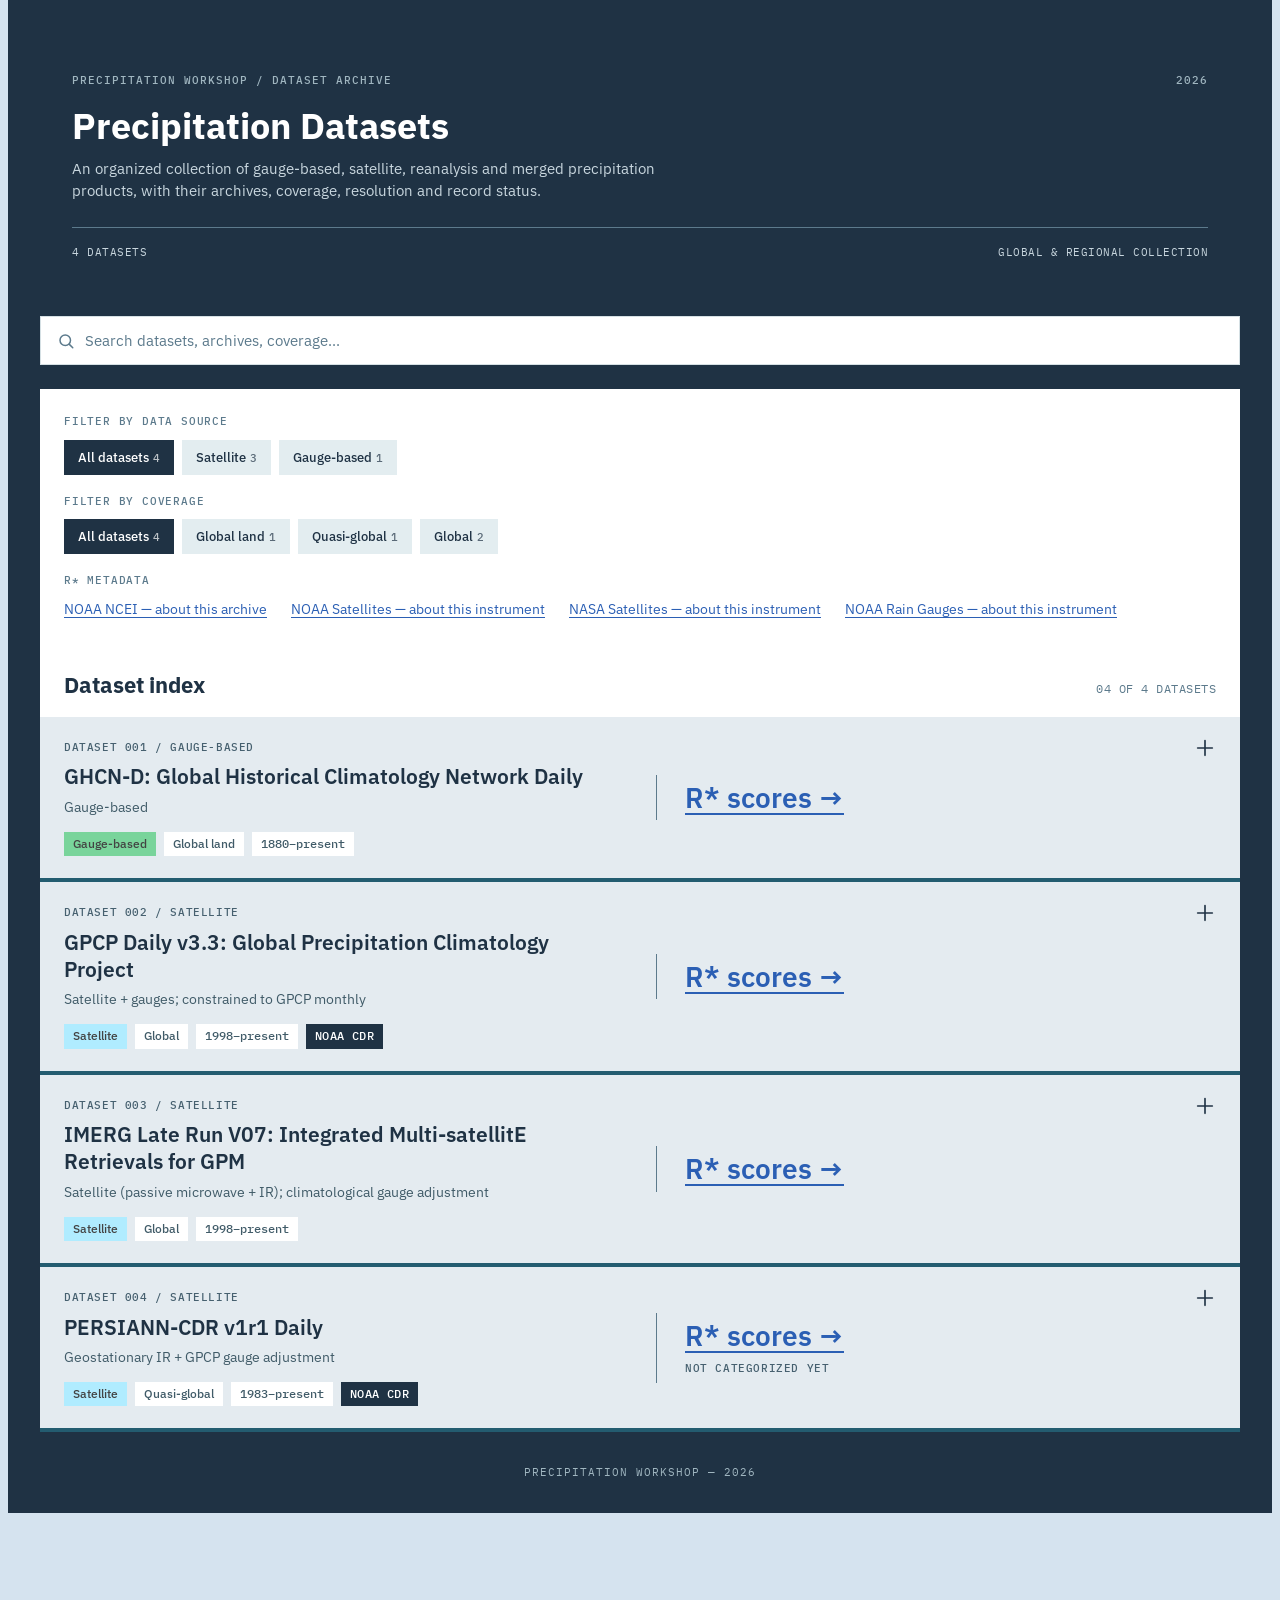
<file: app/index.html>
<!DOCTYPE html>
<html lang="en">
<head>
  <meta charset="UTF-8">
  <meta name="viewport" content="width=device-width, initial-scale=1.0">
  <title>Precipitation Workshop Datasets</title>
  <link rel="stylesheet" href="assets/dashboard/dashboard.css">
</head>

<body>

<main class="dashboard">

  <!-- HEADER -->
  <header class="dashboard-header">
    <div class="header-top">
      <span class="header-label">Precipitation workshop / Dataset archive</span>
      <span class="header-label">2026</span>
    </div>

    <h1 class="dashboard-title">Precipitation Datasets</h1>

    <p class="dashboard-description">
      An organized collection of gauge-based, satellite, reanalysis and merged
      precipitation products, with their archives, coverage, resolution and
      record status.
    </p>

    <div class="header-divider"></div>

    <div class="header-meta">
      <span id="totalCount">— DATASETS</span>
      <span>GLOBAL &amp; REGIONAL COLLECTION</span>
    </div>
  </header>

  <!-- SEARCH -->
  <div class="search-container">
    <svg class="search-icon" viewBox="0 0 24 24" aria-hidden="true">
      <circle cx="11" cy="11" r="7" />
      <line x1="16.5" y1="16.5" x2="21" y2="21" />
    </svg>
    <label for="searchInput" class="visually-hidden">Search datasets</label>
    <input
      type="search"
      id="searchInput"
      class="search-input"
      placeholder="Search datasets, archives, coverage..."
      autocomplete="off"
    >
  </div>

  <!-- WHITE PANEL: filters + dataset index -->
  <div class="content-panel">

  <!-- FILTERS (buttons are built from the data in assets/dashboard/dashboard.js) -->
  <section class="filter-section" aria-label="Filters">
    <div class="filter-group">
      <h2 class="filter-heading" id="categoryHeading">Filter by data source</h2>
      <div class="filter-buttons" id="categoryFilters"
           role="group" aria-labelledby="categoryHeading"></div>
    </div>

    <div class="filter-group">
      <h2 class="filter-heading" id="coverageHeading">Filter by coverage</h2>
      <div class="filter-buttons" id="coverageFilters"
           role="group" aria-labelledby="coverageHeading"></div>
    </div>

    <!-- Links to the archive pages (built from data/archives.json in assets/dashboard/dashboard.js) -->
    <div class="filter-group" id="rstarGroup" hidden>
      <h2 class="filter-heading" id="rstarHeading">R* metadata</h2>
      <ul class="rstar-links" id="rstarLinks" aria-labelledby="rstarHeading"></ul>
    </div>
  </section>

  <!-- DATASET INDEX -->
  <section aria-labelledby="indexHeading">
    <div class="dataset-index-heading">
      <h2 id="indexHeading">Dataset index</h2>
      <span class="dataset-count" id="datasetCount" aria-live="polite"></span>
    </div>

    <div class="dataset-list" id="datasetList">
      <p class="status-message">Loading datasets…</p>
    </div>
  </section>

  </div>

  <footer class="dashboard-footer">
    PRECIPITATION WORKSHOP — 2026
  </footer>

</main>

<script src="data/rstar-data.js"></script>
<script src="assets/dashboard/shared.js"></script>
<script src="assets/dashboard/dashboard.js"></script>

</body>
</html>
</file>
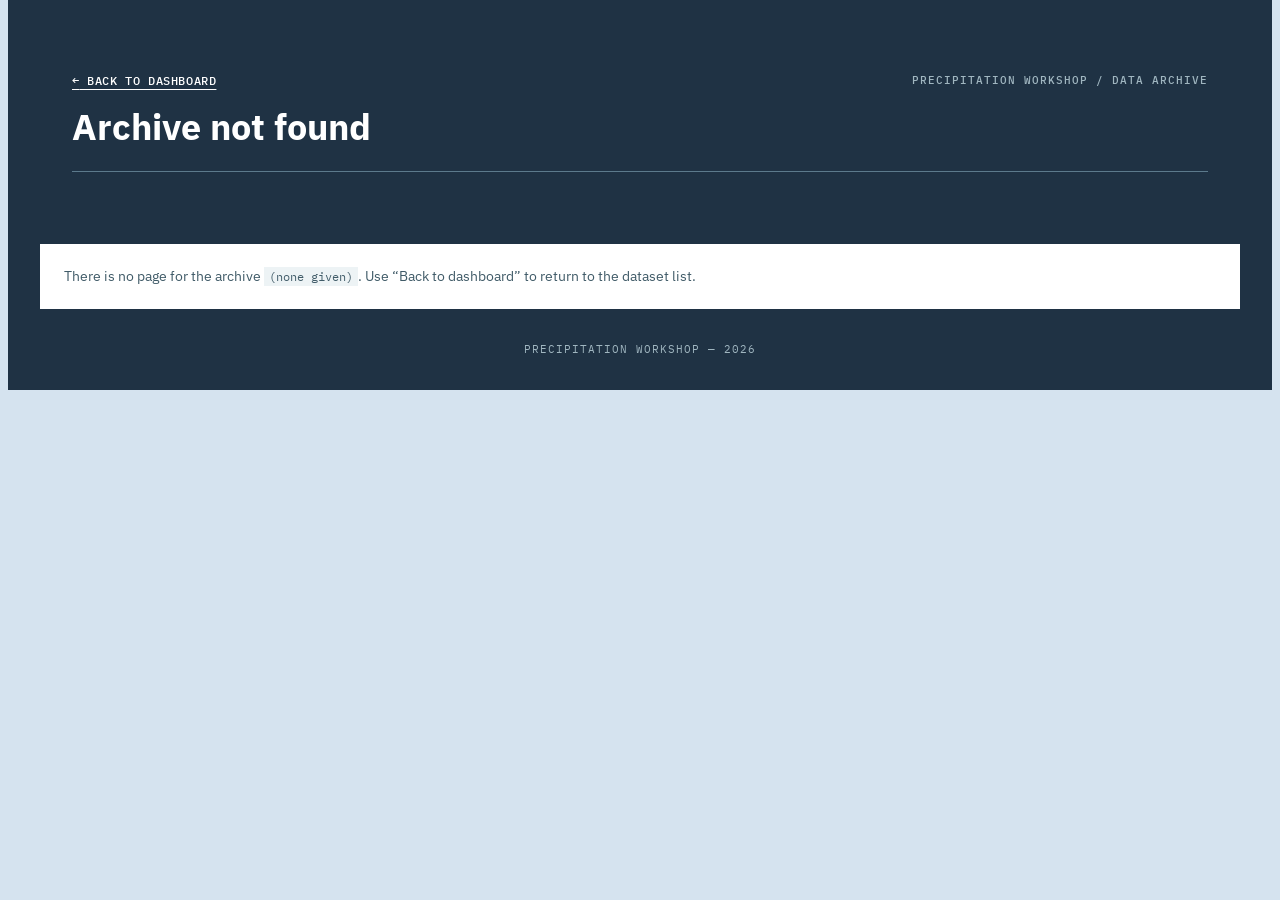
<file: app/archive.html>
<!DOCTYPE html>
<html lang="en">
<head>
  <meta charset="UTF-8">
  <meta name="viewport" content="width=device-width, initial-scale=1.0">
  <title>Data archive — Precipitation Workshop Datasets</title>
  <link rel="stylesheet" href="assets/dashboard/dashboard.css">
</head>

<body>

<main class="dashboard">

  <!-- HEADER (filled in by archive.js) -->
  <header class="dashboard-header archive-header">
    <div class="header-top">
      <a class="back-link" id="backLink" href="index.html">
        <span aria-hidden="true">←</span> Back to dashboard
      </a>
      <span class="header-label" id="kindLabel">Precipitation workshop / Data archive</span>
    </div>

    <h1 class="dashboard-title" id="archiveTitle">Data archive</h1>

    <p class="dashboard-description" id="archiveFullName"></p>

    <div class="header-divider"></div>

    <div class="header-meta">
      <span id="archiveDatasetCount"></span>
      <span id="archivePageCount"></span>
    </div>
  </header>

  <div class="content-panel archive-panel">

    <!-- Tabs, one per page about this archive (shown when there are two or more) -->
    <div class="archive-tabs" id="archiveTabs" role="tablist" aria-label="Pages about this archive" hidden></div>

    <div id="archiveContent">
      <p class="status-message">Loading…</p>
    </div>

    <section class="archive-datasets" id="archiveDatasets" aria-labelledby="archiveDatasetsHeading" hidden>
      <h2 id="archiveDatasetsHeading">Datasets in this archive</h2>
      <ul class="archive-dataset-list" id="archiveDatasetList"></ul>
    </section>

  </div>

  <footer class="dashboard-footer">
    PRECIPITATION WORKSHOP — 2026
  </footer>

</main>

<script src="assets/dashboard/shared.js"></script>
<script src="assets/dashboard/markdown.js"></script>
<script src="assets/dashboard/archive.js"></script>

</body>
</html>
</file>
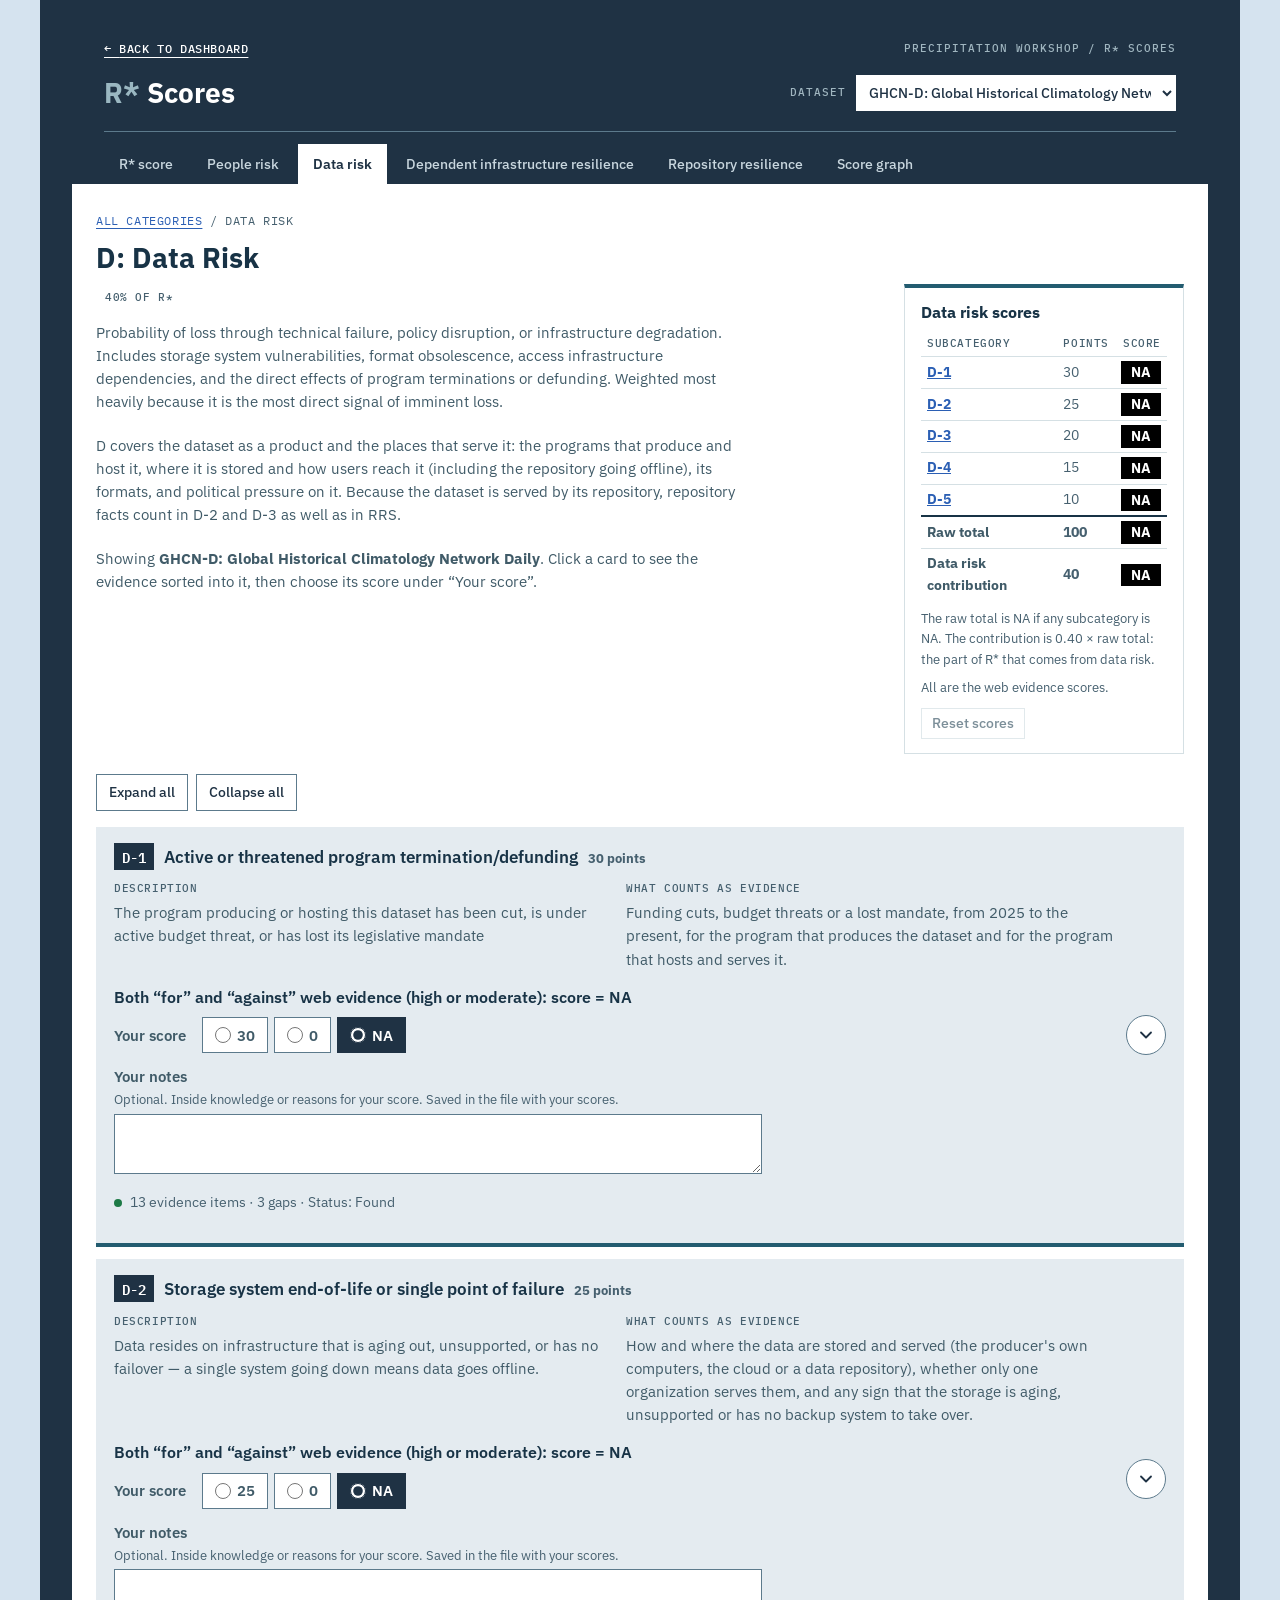
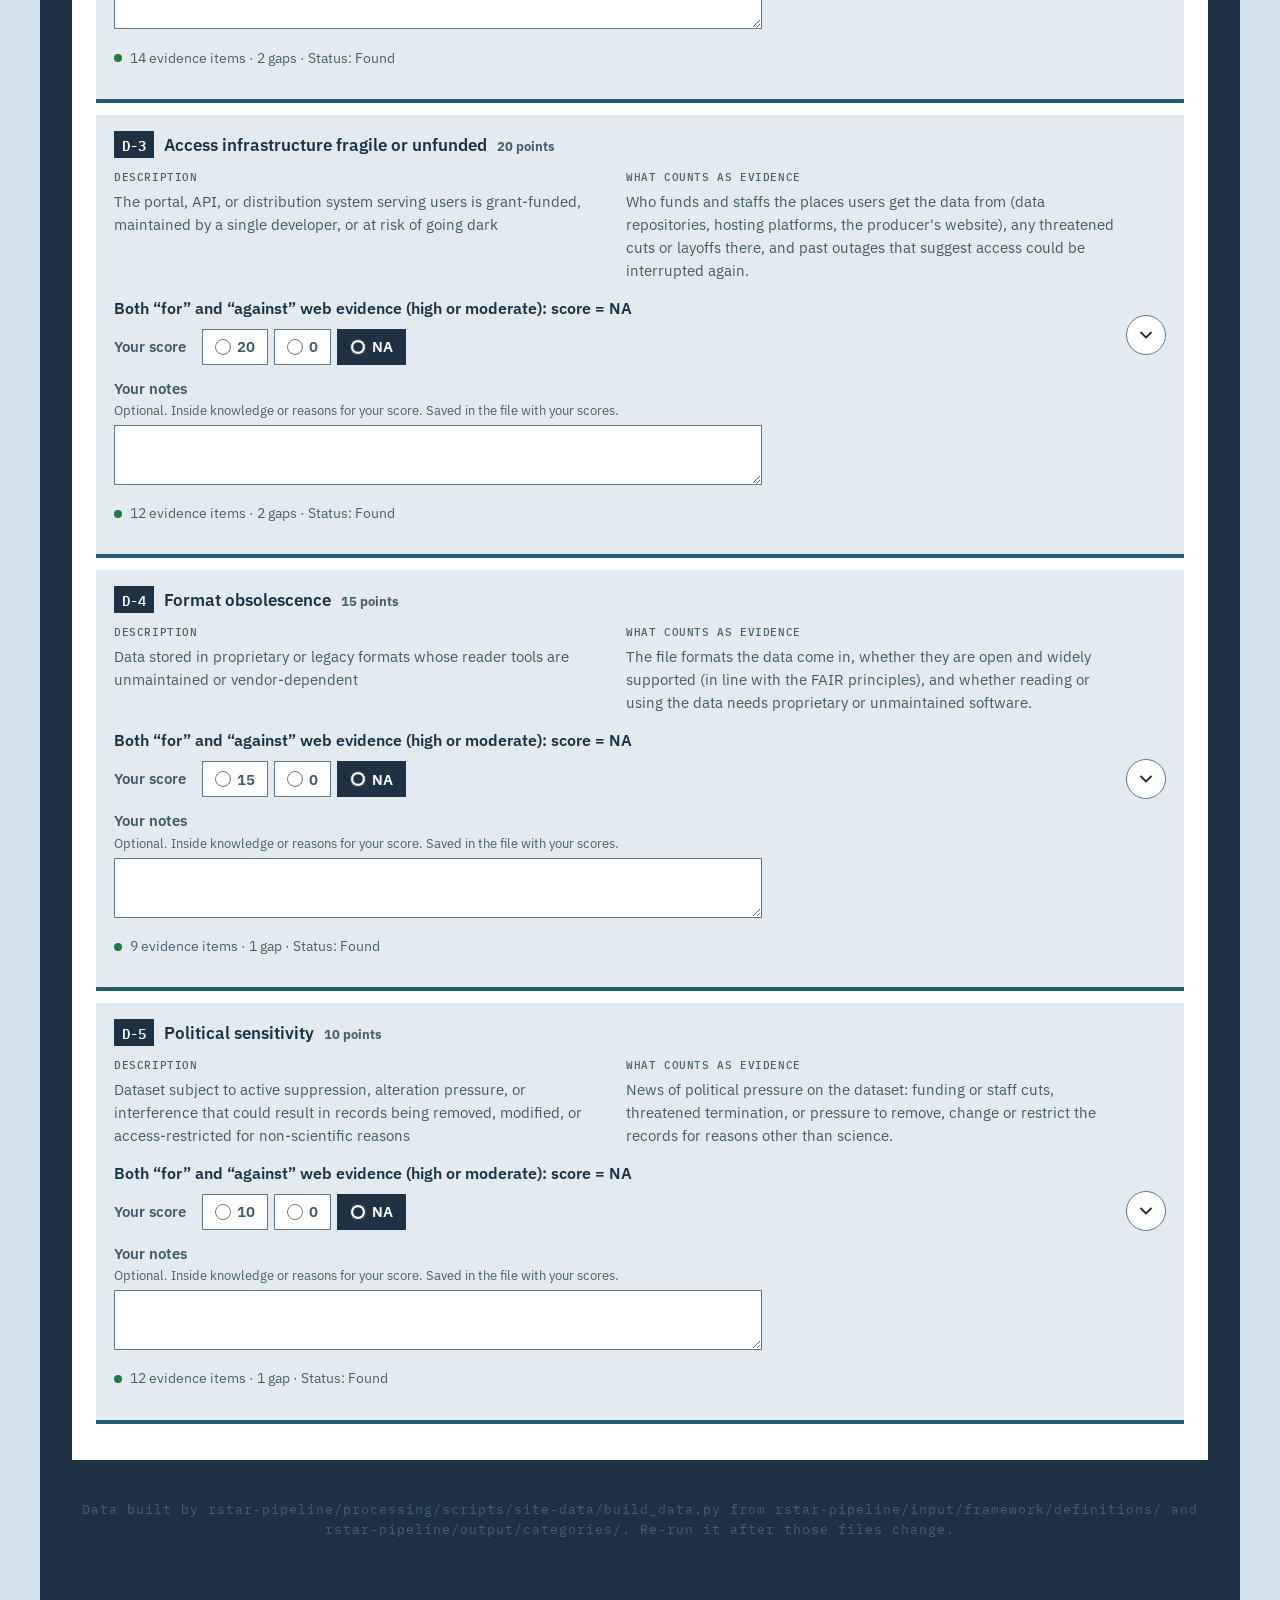
<file: app/data-risk.html>
<!doctype html>
<html lang="en">
<head>
  <meta charset="utf-8">
  <meta name="viewport" content="width=device-width, initial-scale=1">
  <title>Data risk · R* Scores</title>
  <link rel="stylesheet" href="assets/dashboard/dashboard.css">
  <link rel="stylesheet" href="assets/styles.css">
</head>
<body data-page="category" data-category="data_risk">
  <a class="skip-link" href="#main">Skip to content</a>
  <div class="dashboard">
  <header class="site-header dashboard-header" id="site-header"></header>
  <main id="main" class="content-panel rstar-main" tabindex="-1">
    <noscript><p class="notice">This page needs JavaScript to show the R* scores.</p></noscript>
  </main>
  <footer class="site-footer dashboard-footer">
    Data built by <code>rstar-pipeline/processing/scripts/site-data/build_data.py</code> from <code>rstar-pipeline/input/framework/definitions/</code> and
    <code>rstar-pipeline/output/categories/</code>. Re-run it after those files change.
  </footer>
  </div>
  <script src="data/rstar-data.js"></script>
  <script src="assets/app.js"></script>
</body>
</html>
</file>
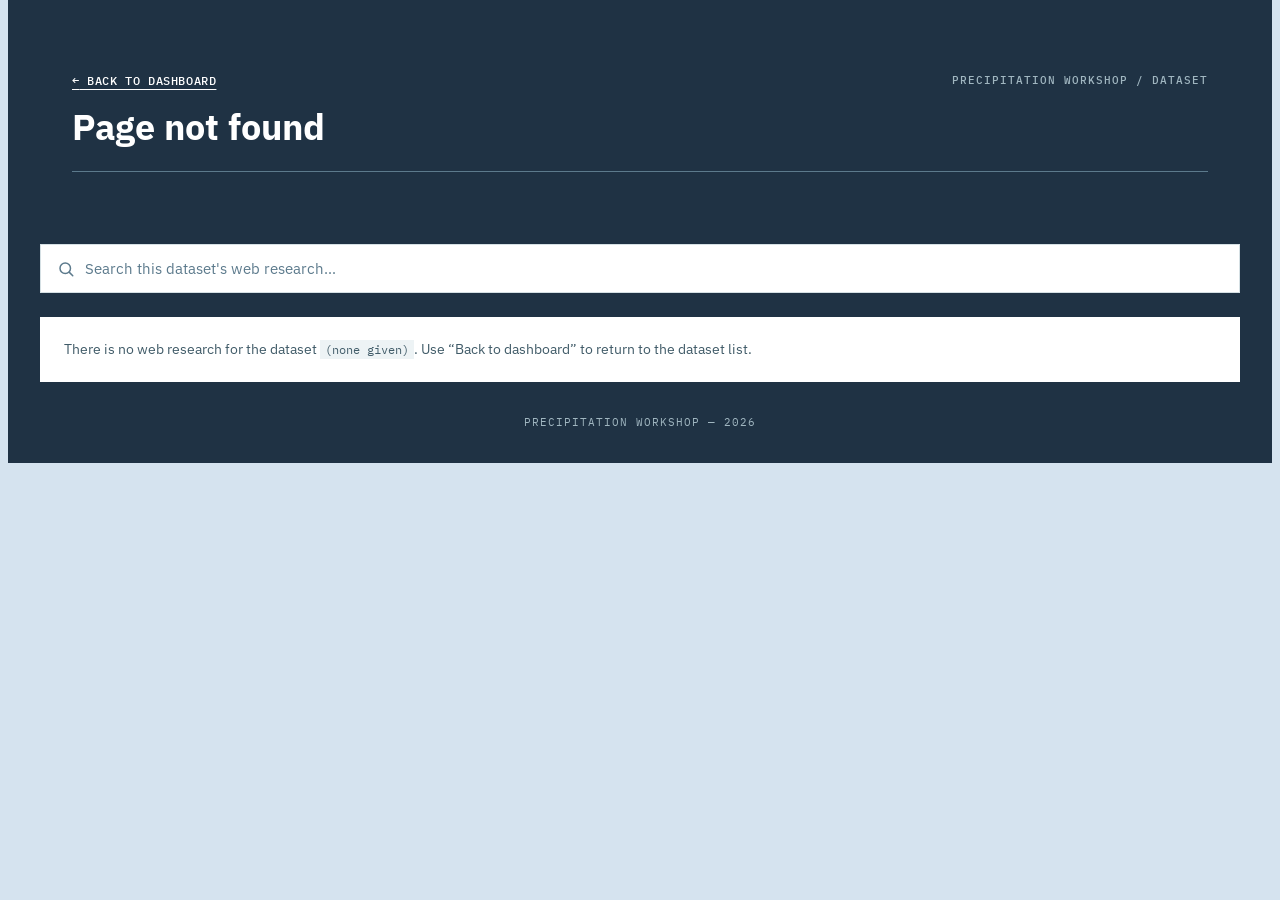
<file: app/dataset.html>
<!DOCTYPE html>
<html lang="en">
<head>
  <meta charset="UTF-8">
  <meta name="viewport" content="width=device-width, initial-scale=1.0">
  <title>Dataset web research — Precipitation Workshop Datasets</title>
  <link rel="stylesheet" href="assets/dashboard/dashboard.css">
</head>

<body>

<main class="dashboard">

  <!-- HEADER (filled in by dataset.js) -->
  <header class="dashboard-header archive-header">
    <div class="header-top">
      <a class="back-link" id="backLink" href="index.html">
        <span aria-hidden="true">←</span> Back to dashboard
      </a>
      <span class="header-label" id="kindLabel">Precipitation workshop / Dataset</span>
    </div>

    <h1 class="dashboard-title" id="pageTitle">Dataset web research</h1>

    <p class="dashboard-description" id="pageSubtitle"></p>

    <div class="header-divider"></div>

    <div class="header-meta">
      <span id="pageMeta"></span>
    </div>
  </header>

  <!-- SEARCH: this dataset's research only (dataset-search.js) -->
  <div class="search-container" role="search">
    <svg class="search-icon" viewBox="0 0 24 24" aria-hidden="true">
      <circle cx="11" cy="11" r="7" />
      <line x1="16.5" y1="16.5" x2="21" y2="21" />
    </svg>
    <label for="researchSearch" class="visually-hidden">Search this dataset's web research</label>
    <input
      type="search"
      id="researchSearch"
      class="search-input"
      placeholder="Search this dataset's web research…"
      autocomplete="off"
    >
  </div>
  <p class="visually-hidden" id="searchStatus" role="status" aria-live="polite"></p>

  <div class="content-panel archive-panel">
    <div id="searchResults" hidden></div>
    <div id="pageContent">
      <p class="status-message">Loading…</p>
    </div>
  </div>

  <footer class="dashboard-footer">
    PRECIPITATION WORKSHOP — 2026
  </footer>

</main>

<script src="assets/dashboard/shared.js"></script>
<script src="assets/dashboard/markdown.js"></script>
<script src="assets/dashboard/dataset-search.js"></script>
<script src="assets/dashboard/dataset.js"></script>

</body>
</html>
</file>
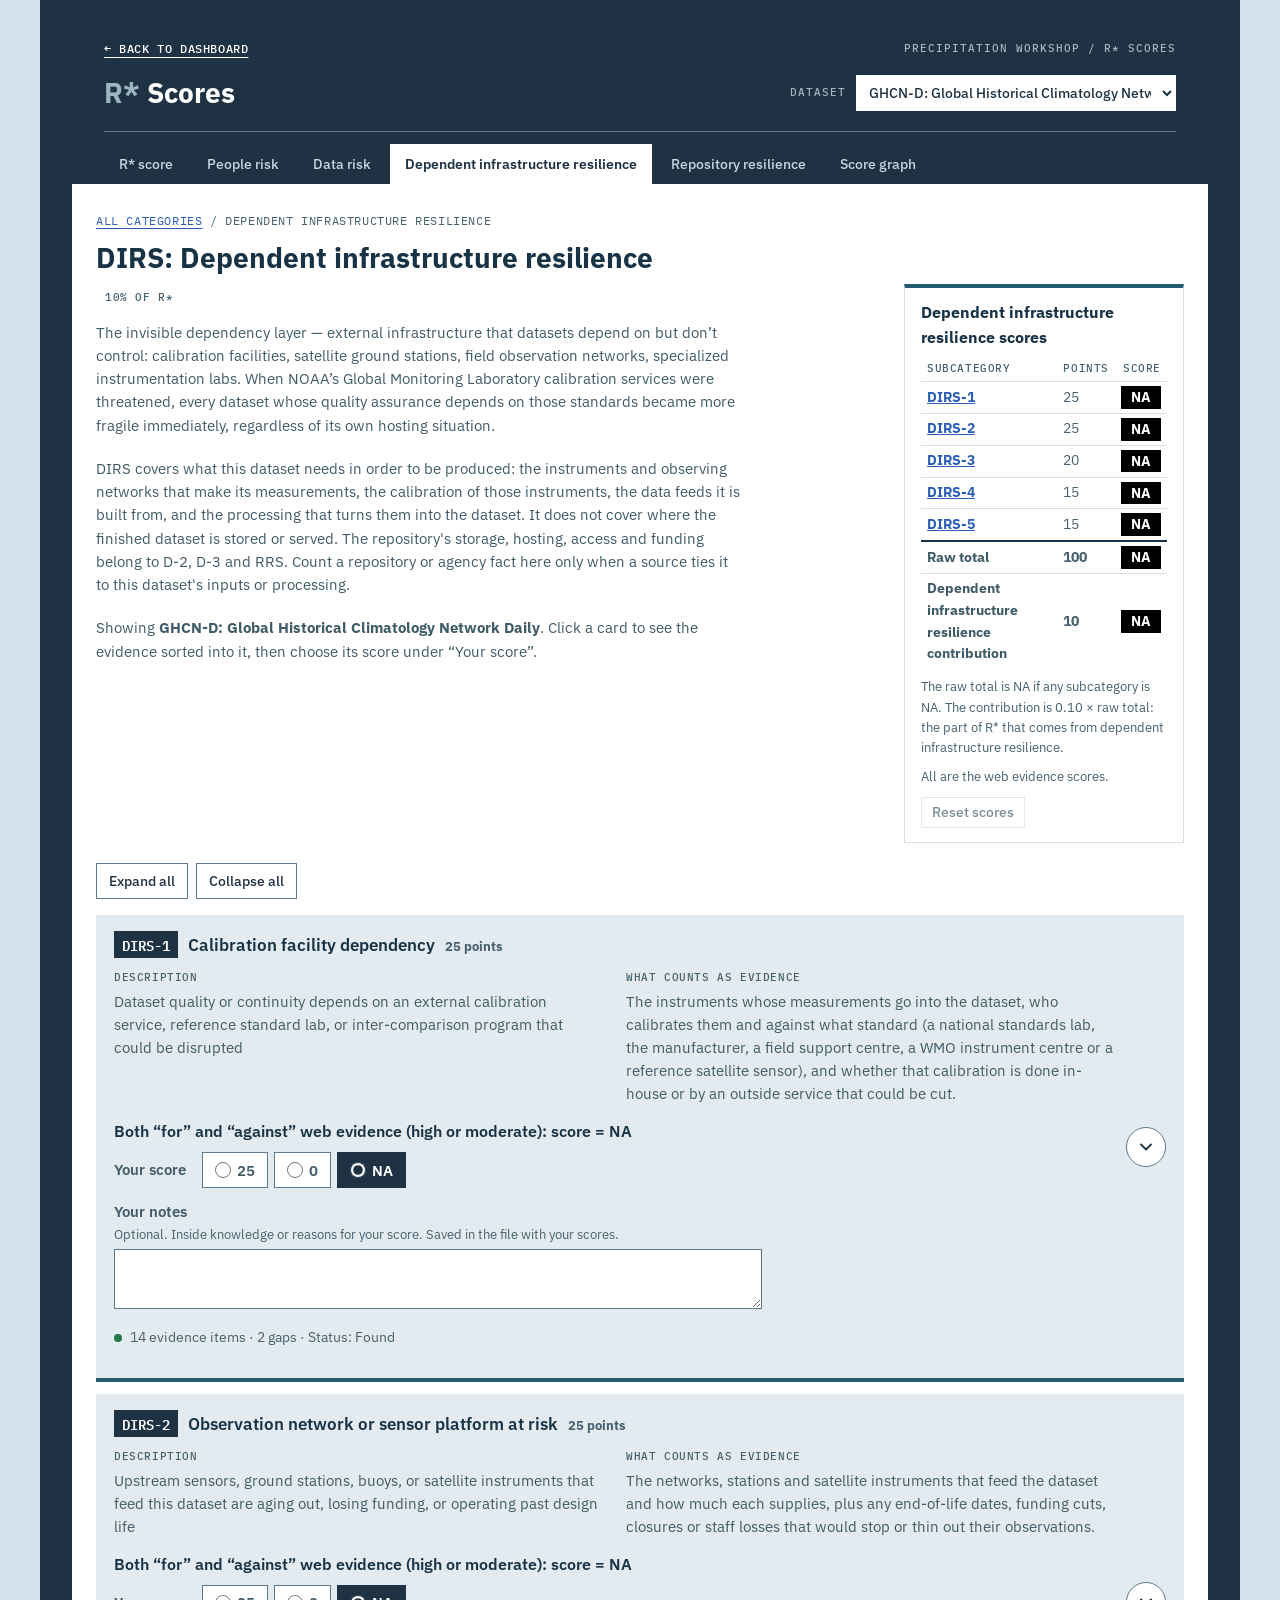
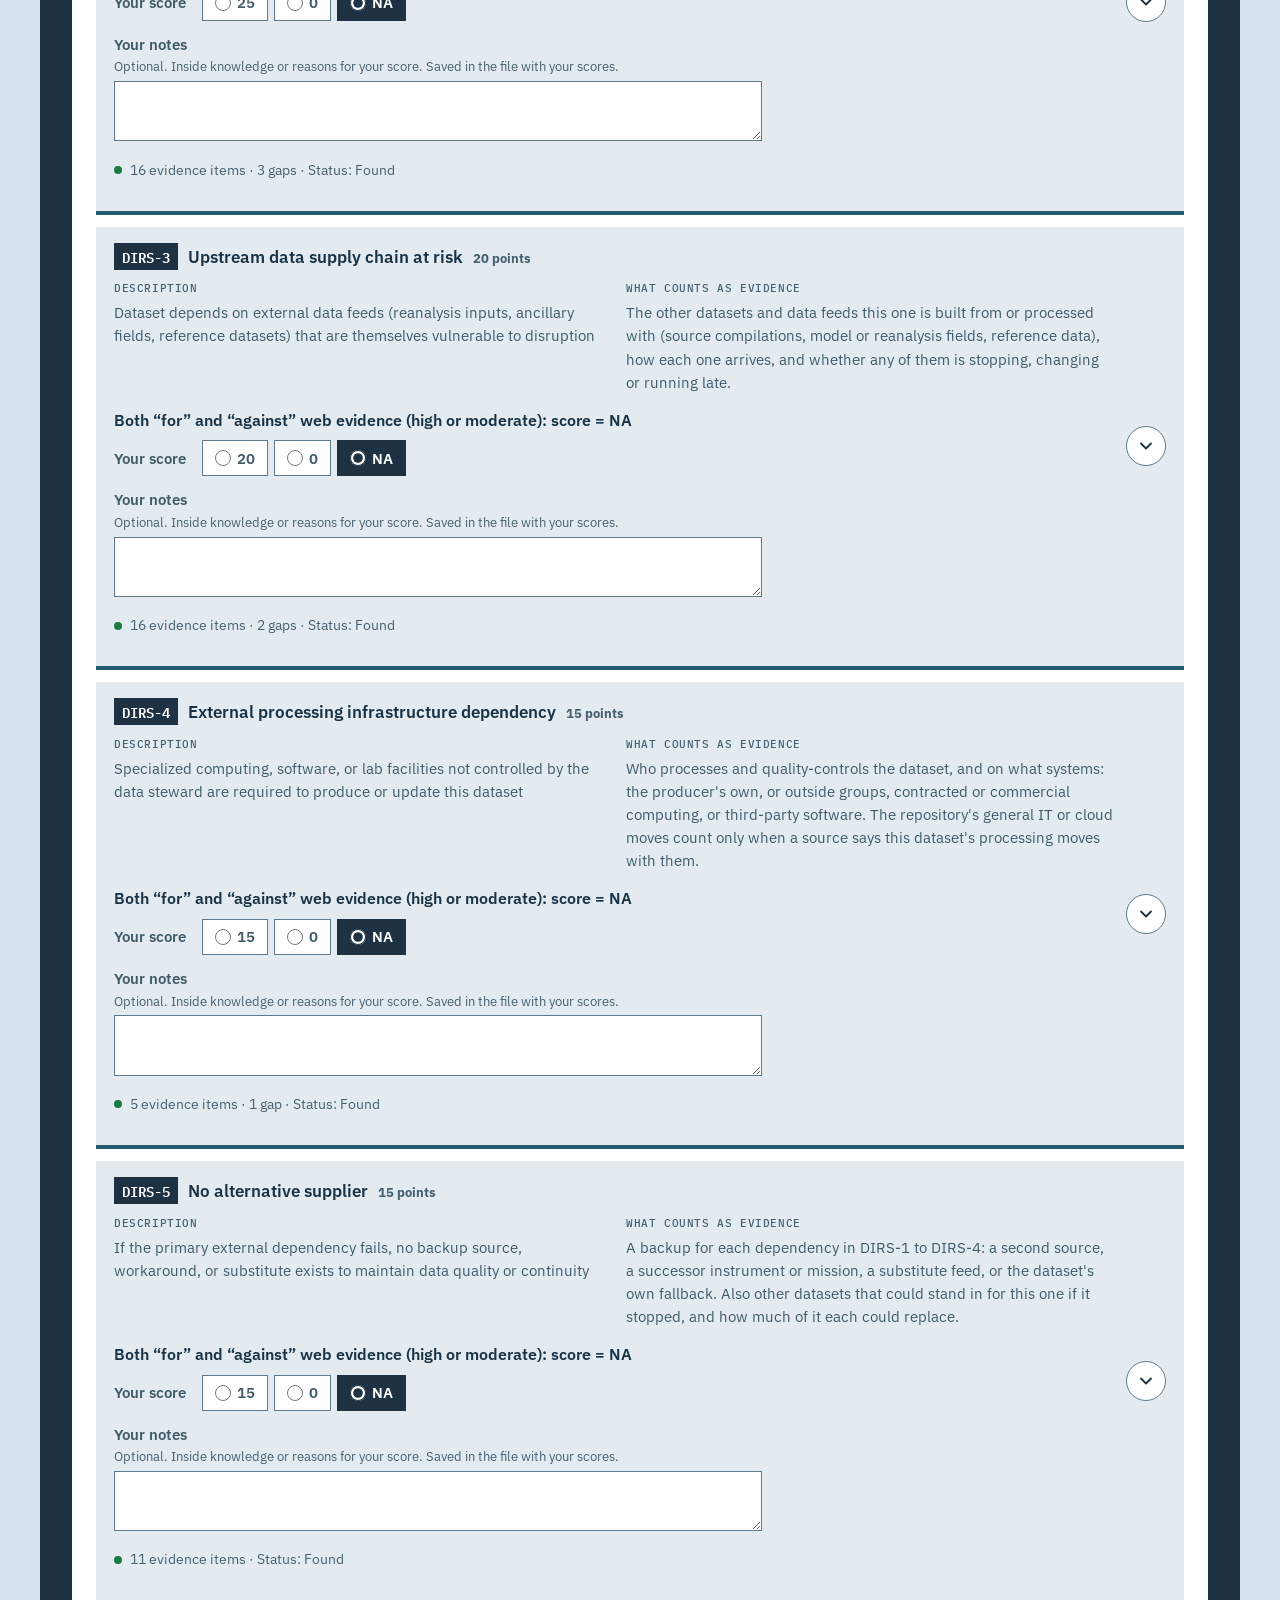
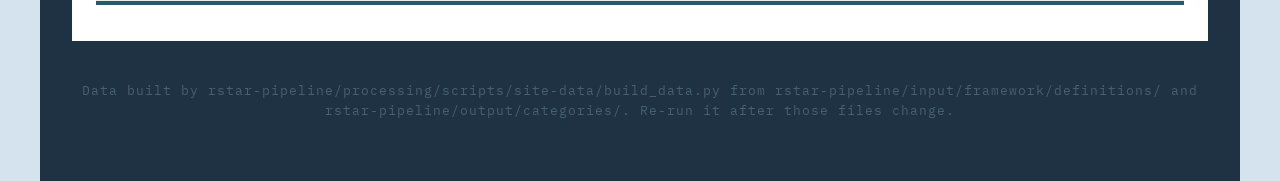
<file: app/dependent-infrastructure.html>
<!doctype html>
<html lang="en">
<head>
  <meta charset="utf-8">
  <meta name="viewport" content="width=device-width, initial-scale=1">
  <title>Dependent infrastructure resilience · R* Scores</title>
  <link rel="stylesheet" href="assets/dashboard/dashboard.css">
  <link rel="stylesheet" href="assets/styles.css">
</head>
<body data-page="category" data-category="dep_infra_resilience">
  <a class="skip-link" href="#main">Skip to content</a>
  <div class="dashboard">
  <header class="site-header dashboard-header" id="site-header"></header>
  <main id="main" class="content-panel rstar-main" tabindex="-1">
    <noscript><p class="notice">This page needs JavaScript to show the R* scores.</p></noscript>
  </main>
  <footer class="site-footer dashboard-footer">
    Data built by <code>rstar-pipeline/processing/scripts/site-data/build_data.py</code> from <code>rstar-pipeline/input/framework/definitions/</code> and
    <code>rstar-pipeline/output/categories/</code>. Re-run it after those files change.
  </footer>
  </div>
  <script src="data/rstar-data.js"></script>
  <script src="assets/app.js"></script>
</body>
</html>
</file>
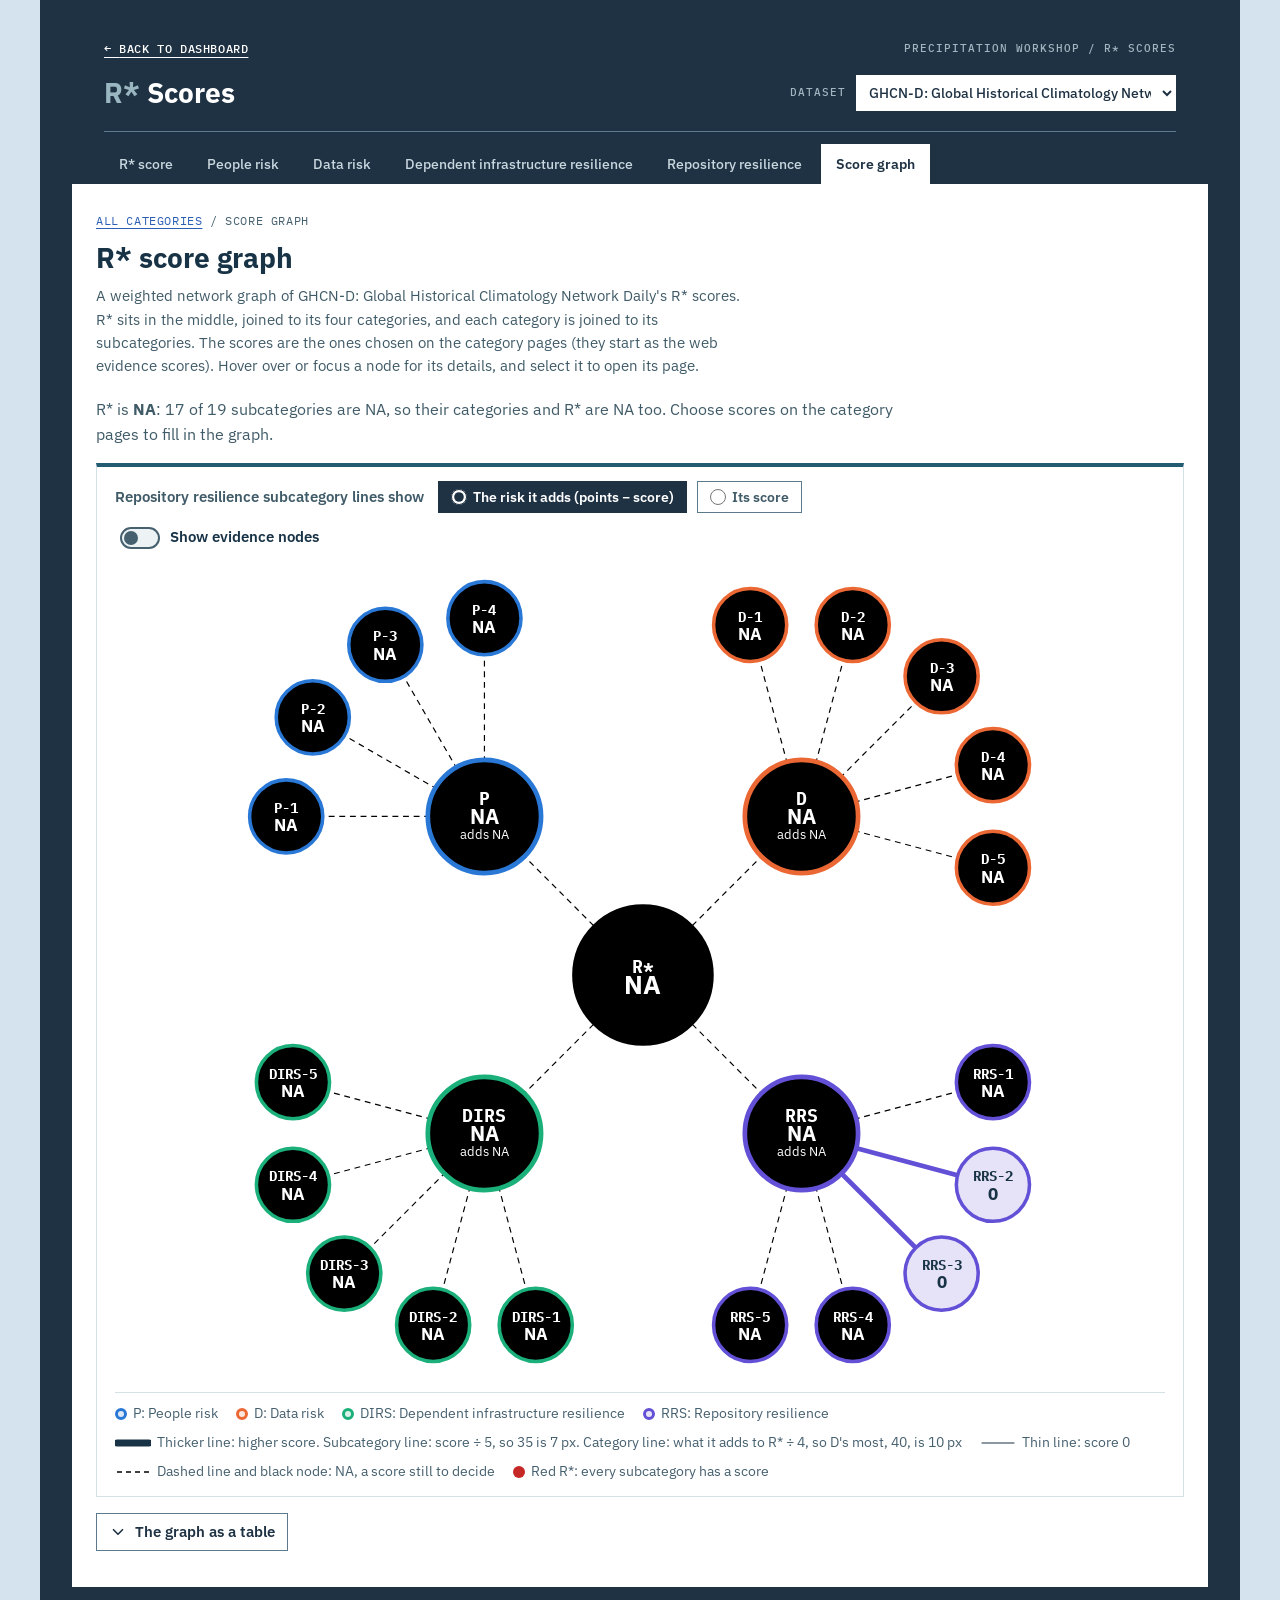
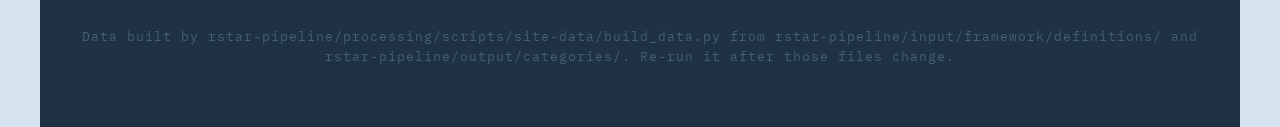
<file: app/graph.html>
<!doctype html>
<html lang="en">
<head>
  <meta charset="utf-8">
  <meta name="viewport" content="width=device-width, initial-scale=1">
  <title>Score graph · R* Scores</title>
  <link rel="stylesheet" href="assets/dashboard/dashboard.css">
  <link rel="stylesheet" href="assets/styles.css">
</head>
<body data-page="graph">
  <a class="skip-link" href="#main">Skip to content</a>
  <div class="dashboard">
  <header class="site-header dashboard-header" id="site-header"></header>
  <main id="main" class="content-panel rstar-main" tabindex="-1">
    <noscript><p class="notice">This page needs JavaScript to show the R* scores.</p></noscript>
  </main>
  <footer class="site-footer dashboard-footer">
    Data built by <code>rstar-pipeline/processing/scripts/site-data/build_data.py</code> from <code>rstar-pipeline/input/framework/definitions/</code> and
    <code>rstar-pipeline/output/categories/</code>. Re-run it after those files change.
  </footer>
  </div>
  <script src="data/rstar-data.js"></script>
  <script src="assets/graph.js"></script>
  <script src="assets/app.js"></script>
</body>
</html>
</file>
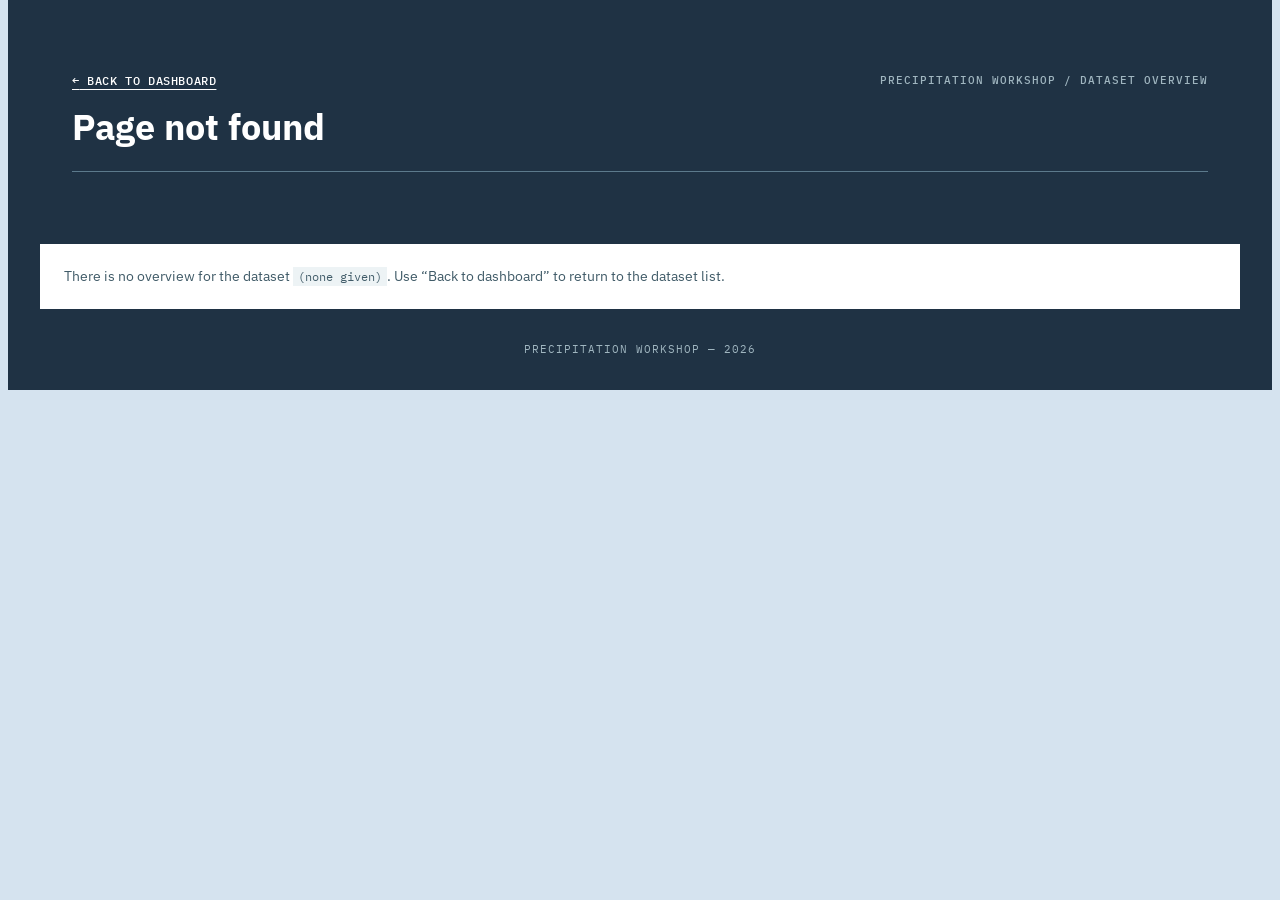
<file: app/overview.html>
<!DOCTYPE html>
<html lang="en">
<head>
  <meta charset="UTF-8">
  <meta name="viewport" content="width=device-width, initial-scale=1.0">
  <title>Dataset overview — Precipitation Workshop Datasets</title>
  <link rel="stylesheet" href="assets/dashboard/dashboard.css">
</head>

<body>

<main class="dashboard">

  <!-- HEADER (filled in by overview.js) -->
  <header class="dashboard-header archive-header">
    <div class="header-top">
      <a class="back-link" id="backLink" href="index.html">
        <span aria-hidden="true">←</span> Back to dashboard
      </a>
      <span class="header-label">Precipitation workshop / Dataset overview</span>
    </div>

    <h1 class="dashboard-title" id="pageTitle">Dataset overview</h1>

    <p class="dashboard-description" id="pageSubtitle"></p>

    <div class="header-divider"></div>

    <div class="header-meta">
      <span id="pageMeta"></span>
    </div>
  </header>

  <div class="content-panel archive-panel">
    <div id="pageContent">
      <p class="status-message">Loading…</p>
    </div>
  </div>

  <footer class="dashboard-footer">
    PRECIPITATION WORKSHOP — 2026
  </footer>

</main>

<script src="assets/dashboard/shared.js"></script>
<script src="assets/dashboard/overview.js"></script>

</body>
</html>
</file>
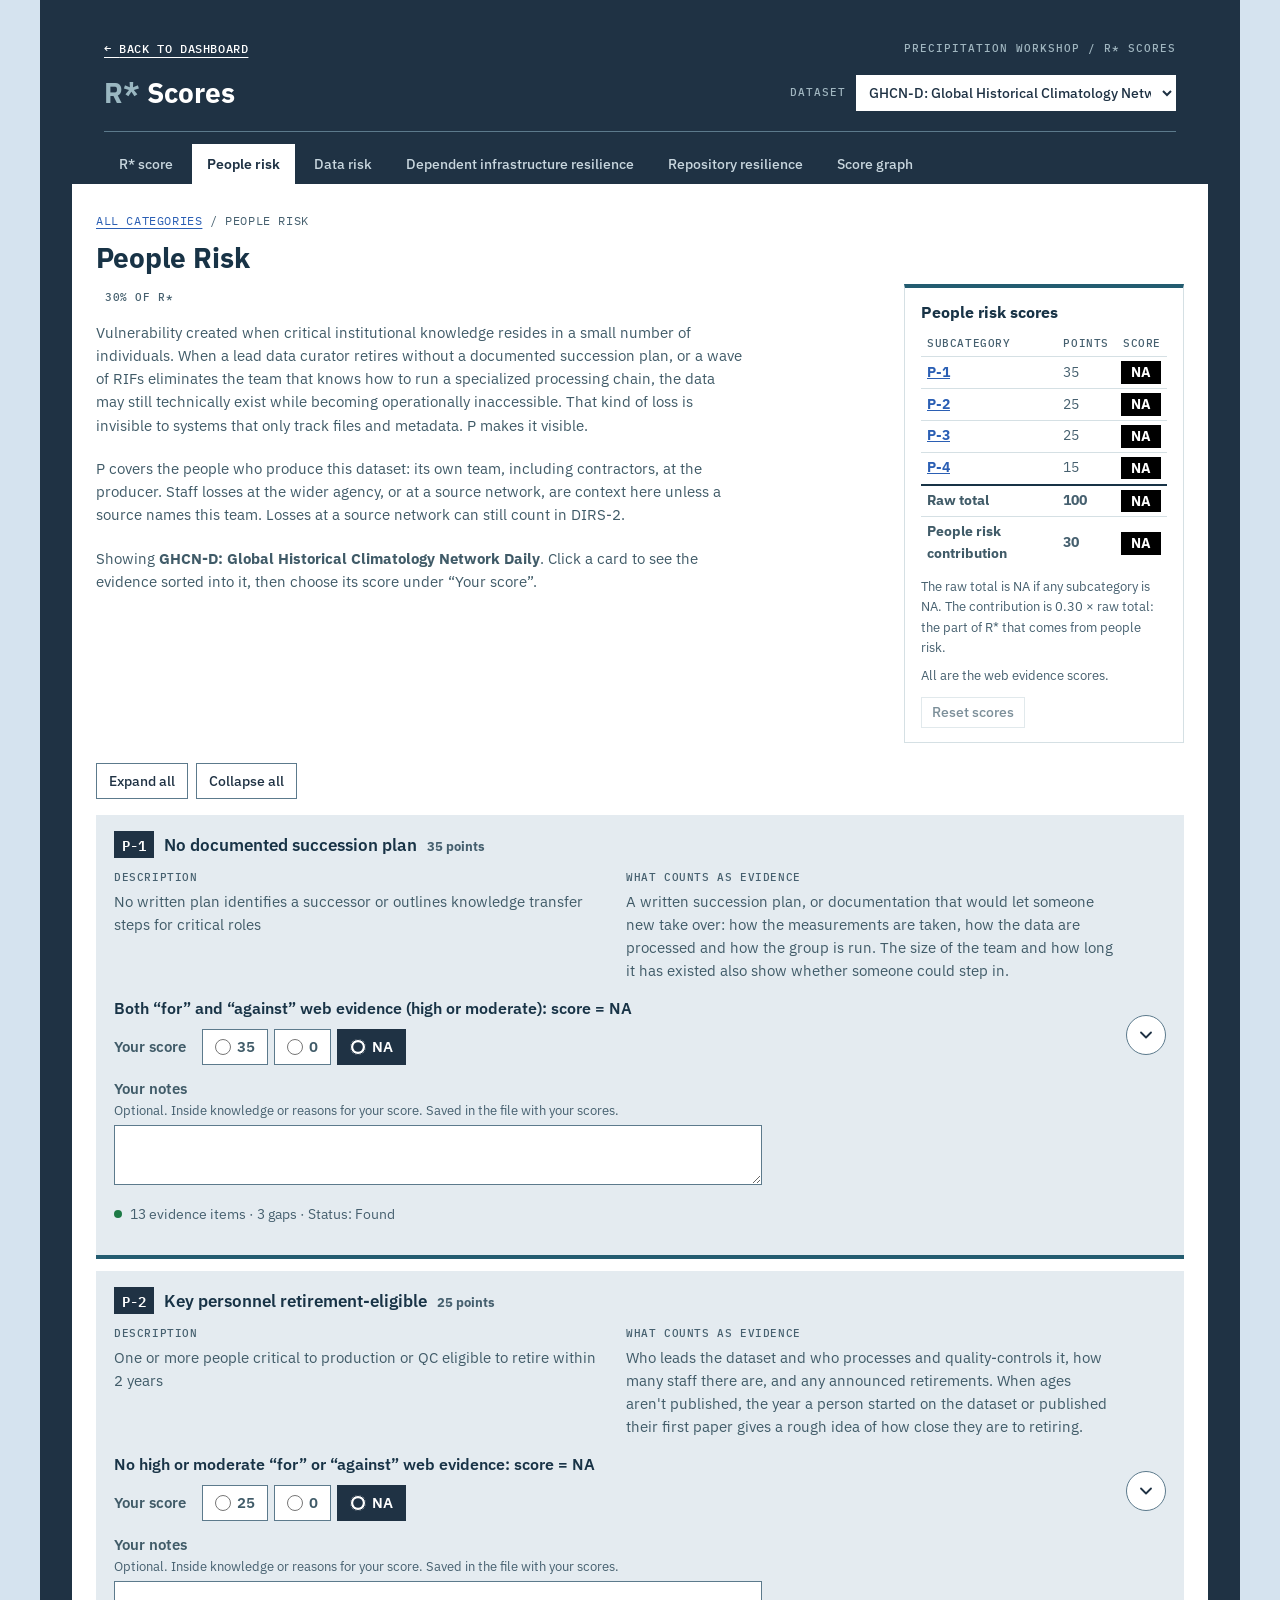
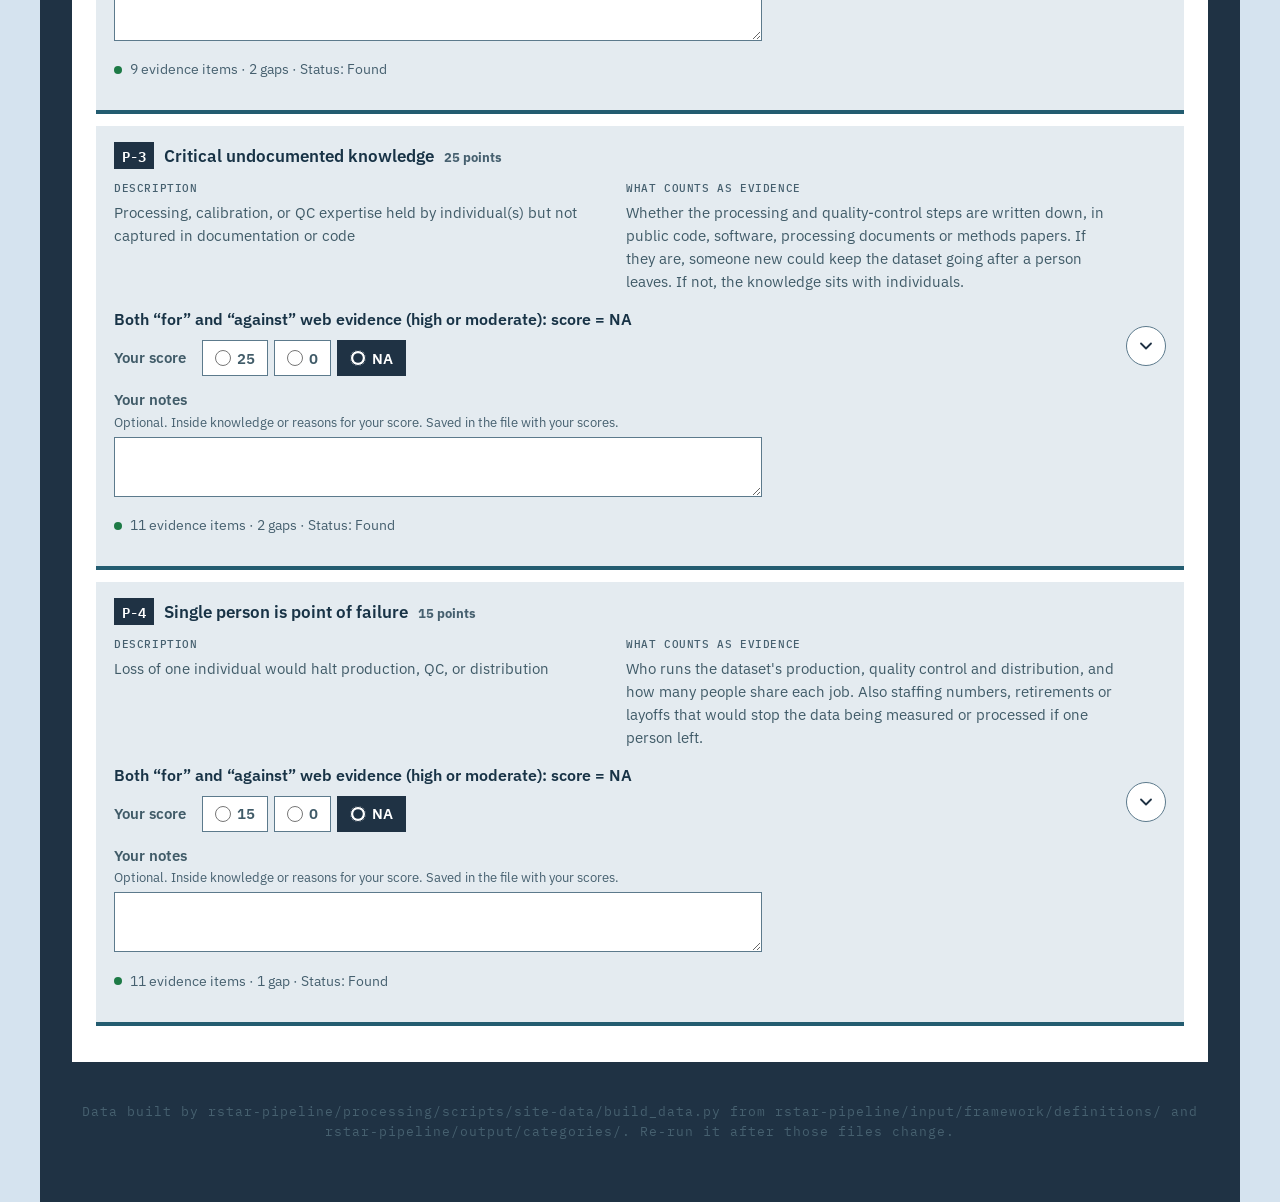
<file: app/people-risk.html>
<!doctype html>
<html lang="en">
<head>
  <meta charset="utf-8">
  <meta name="viewport" content="width=device-width, initial-scale=1">
  <title>People risk · R* Scores</title>
  <link rel="stylesheet" href="assets/dashboard/dashboard.css">
  <link rel="stylesheet" href="assets/styles.css">
</head>
<body data-page="category" data-category="people_risk">
  <a class="skip-link" href="#main">Skip to content</a>
  <div class="dashboard">
  <header class="site-header dashboard-header" id="site-header"></header>
  <main id="main" class="content-panel rstar-main" tabindex="-1">
    <noscript><p class="notice">This page needs JavaScript to show the R* scores.</p></noscript>
  </main>
  <footer class="site-footer dashboard-footer">
    Data built by <code>rstar-pipeline/processing/scripts/site-data/build_data.py</code> from <code>rstar-pipeline/input/framework/definitions/</code> and
    <code>rstar-pipeline/output/categories/</code>. Re-run it after those files change.
  </footer>
  </div>
  <script src="data/rstar-data.js"></script>
  <script src="assets/app.js"></script>
</body>
</html>
</file>
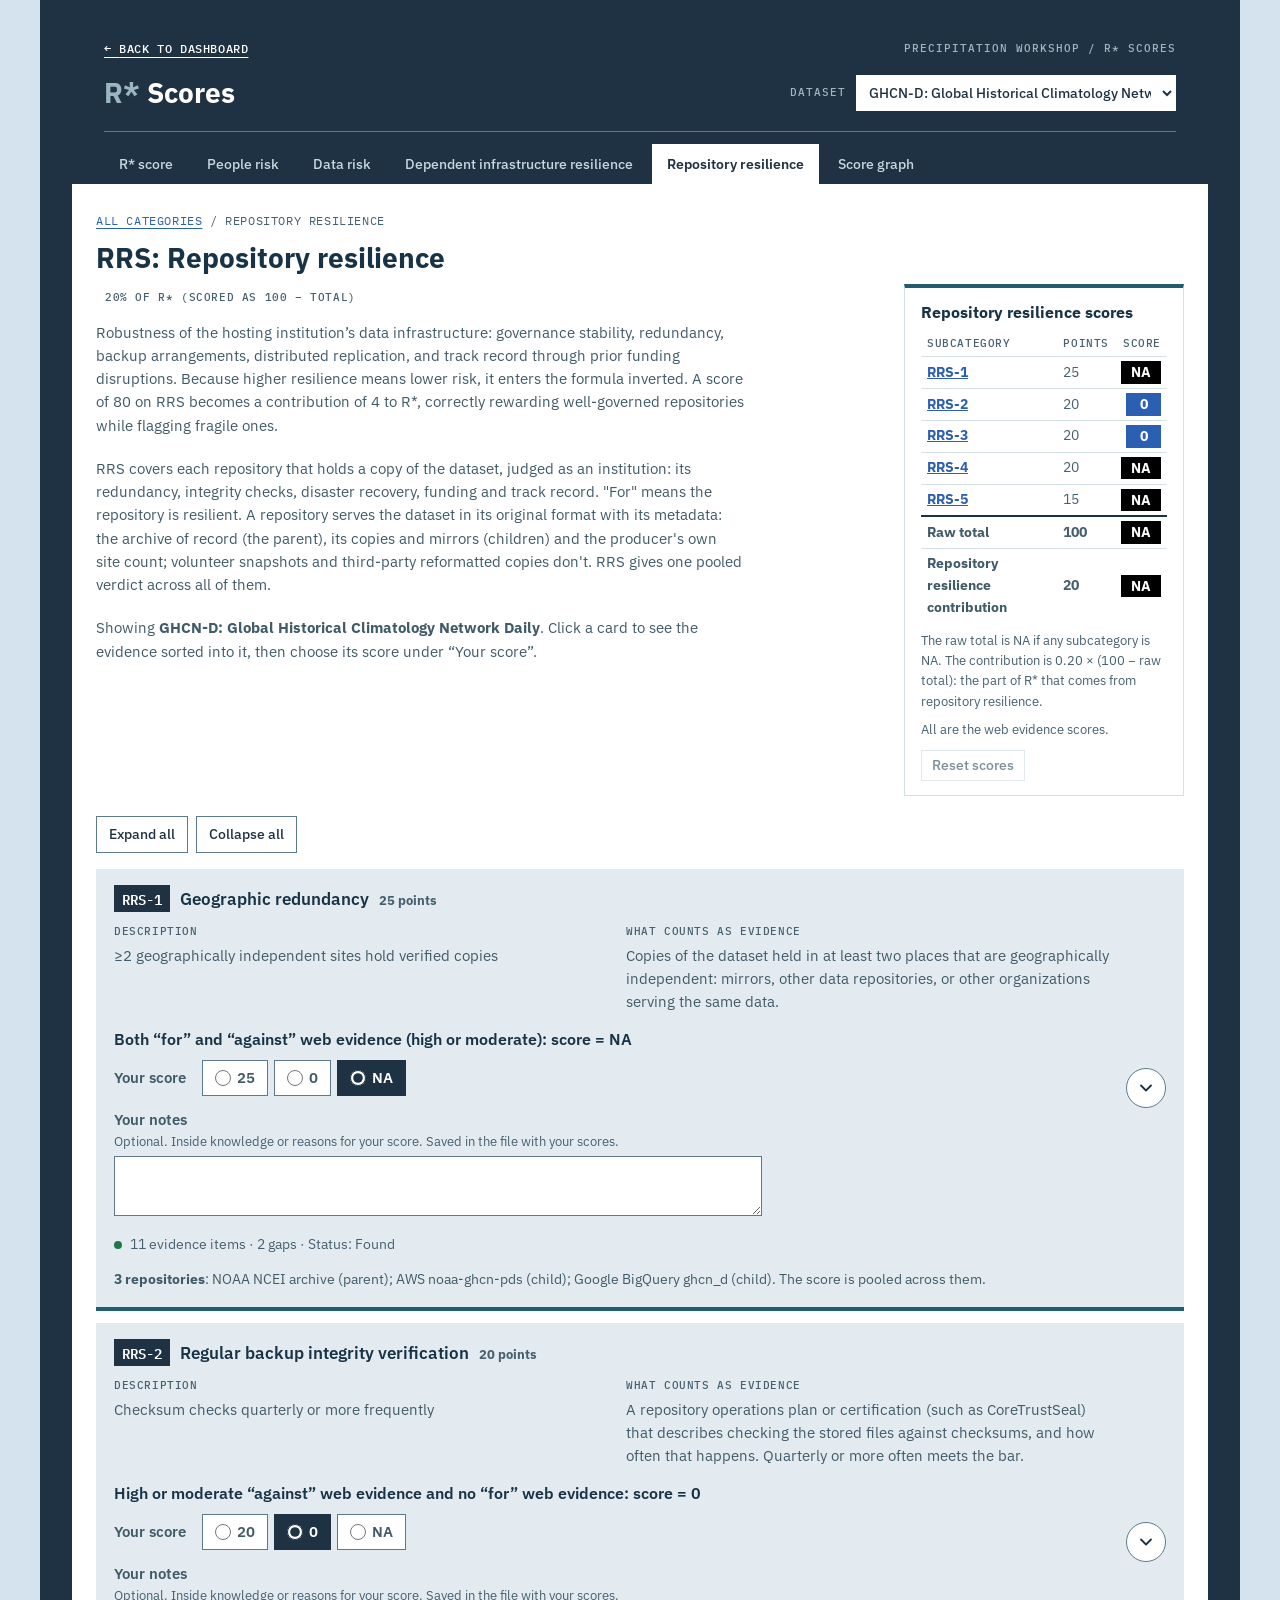
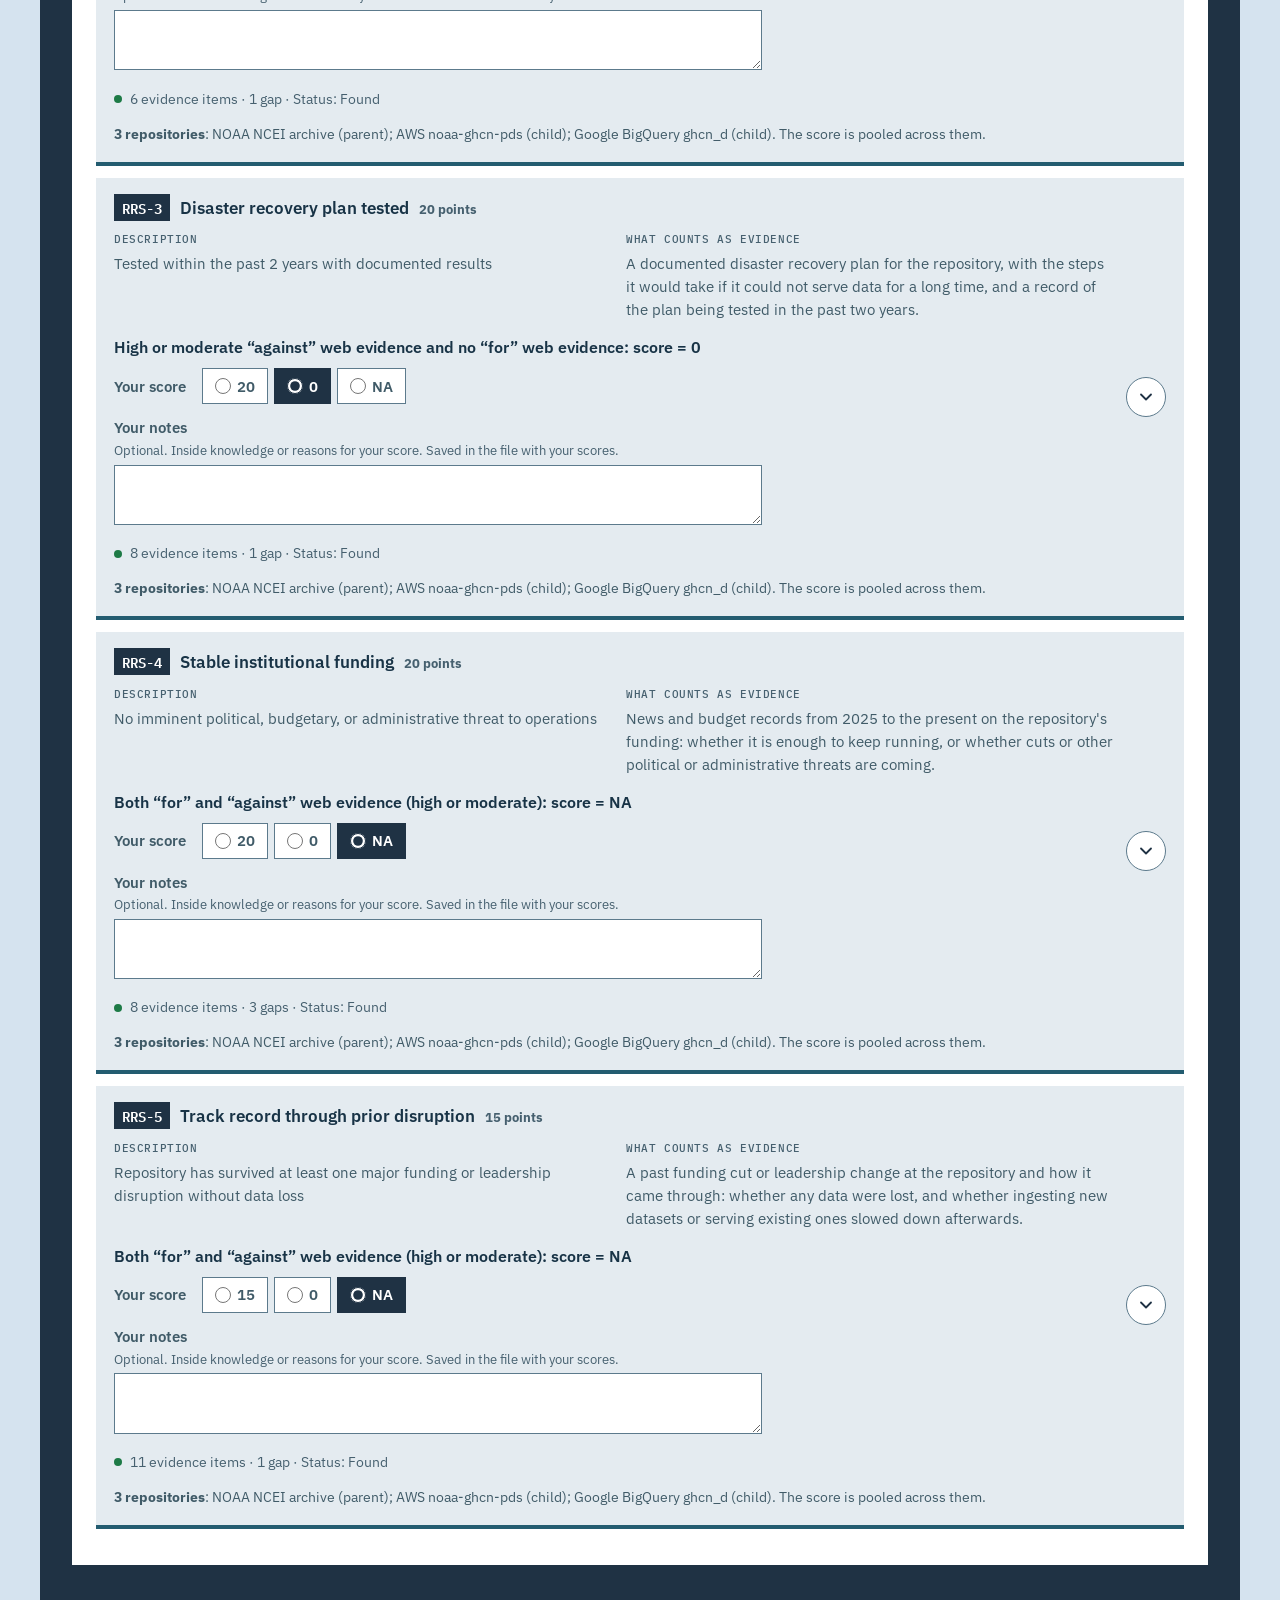
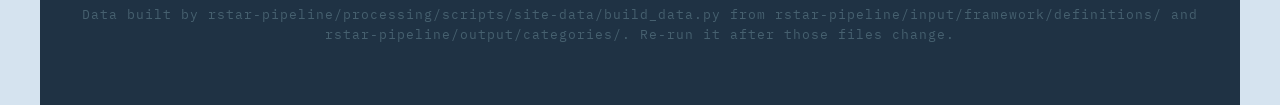
<file: app/repository-resilience.html>
<!doctype html>
<html lang="en">
<head>
  <meta charset="utf-8">
  <meta name="viewport" content="width=device-width, initial-scale=1">
  <title>Repository resilience · R* Scores</title>
  <link rel="stylesheet" href="assets/dashboard/dashboard.css">
  <link rel="stylesheet" href="assets/styles.css">
</head>
<body data-page="category" data-category="repo_resilience">
  <a class="skip-link" href="#main">Skip to content</a>
  <div class="dashboard">
  <header class="site-header dashboard-header" id="site-header"></header>
  <main id="main" class="content-panel rstar-main" tabindex="-1">
    <noscript><p class="notice">This page needs JavaScript to show the R* scores.</p></noscript>
  </main>
  <footer class="site-footer dashboard-footer">
    Data built by <code>rstar-pipeline/processing/scripts/site-data/build_data.py</code> from <code>rstar-pipeline/input/framework/definitions/</code> and
    <code>rstar-pipeline/output/categories/</code>. Re-run it after those files change.
  </footer>
  </div>
  <script src="data/rstar-data.js"></script>
  <script src="assets/app.js"></script>
</body>
</html>
</file>
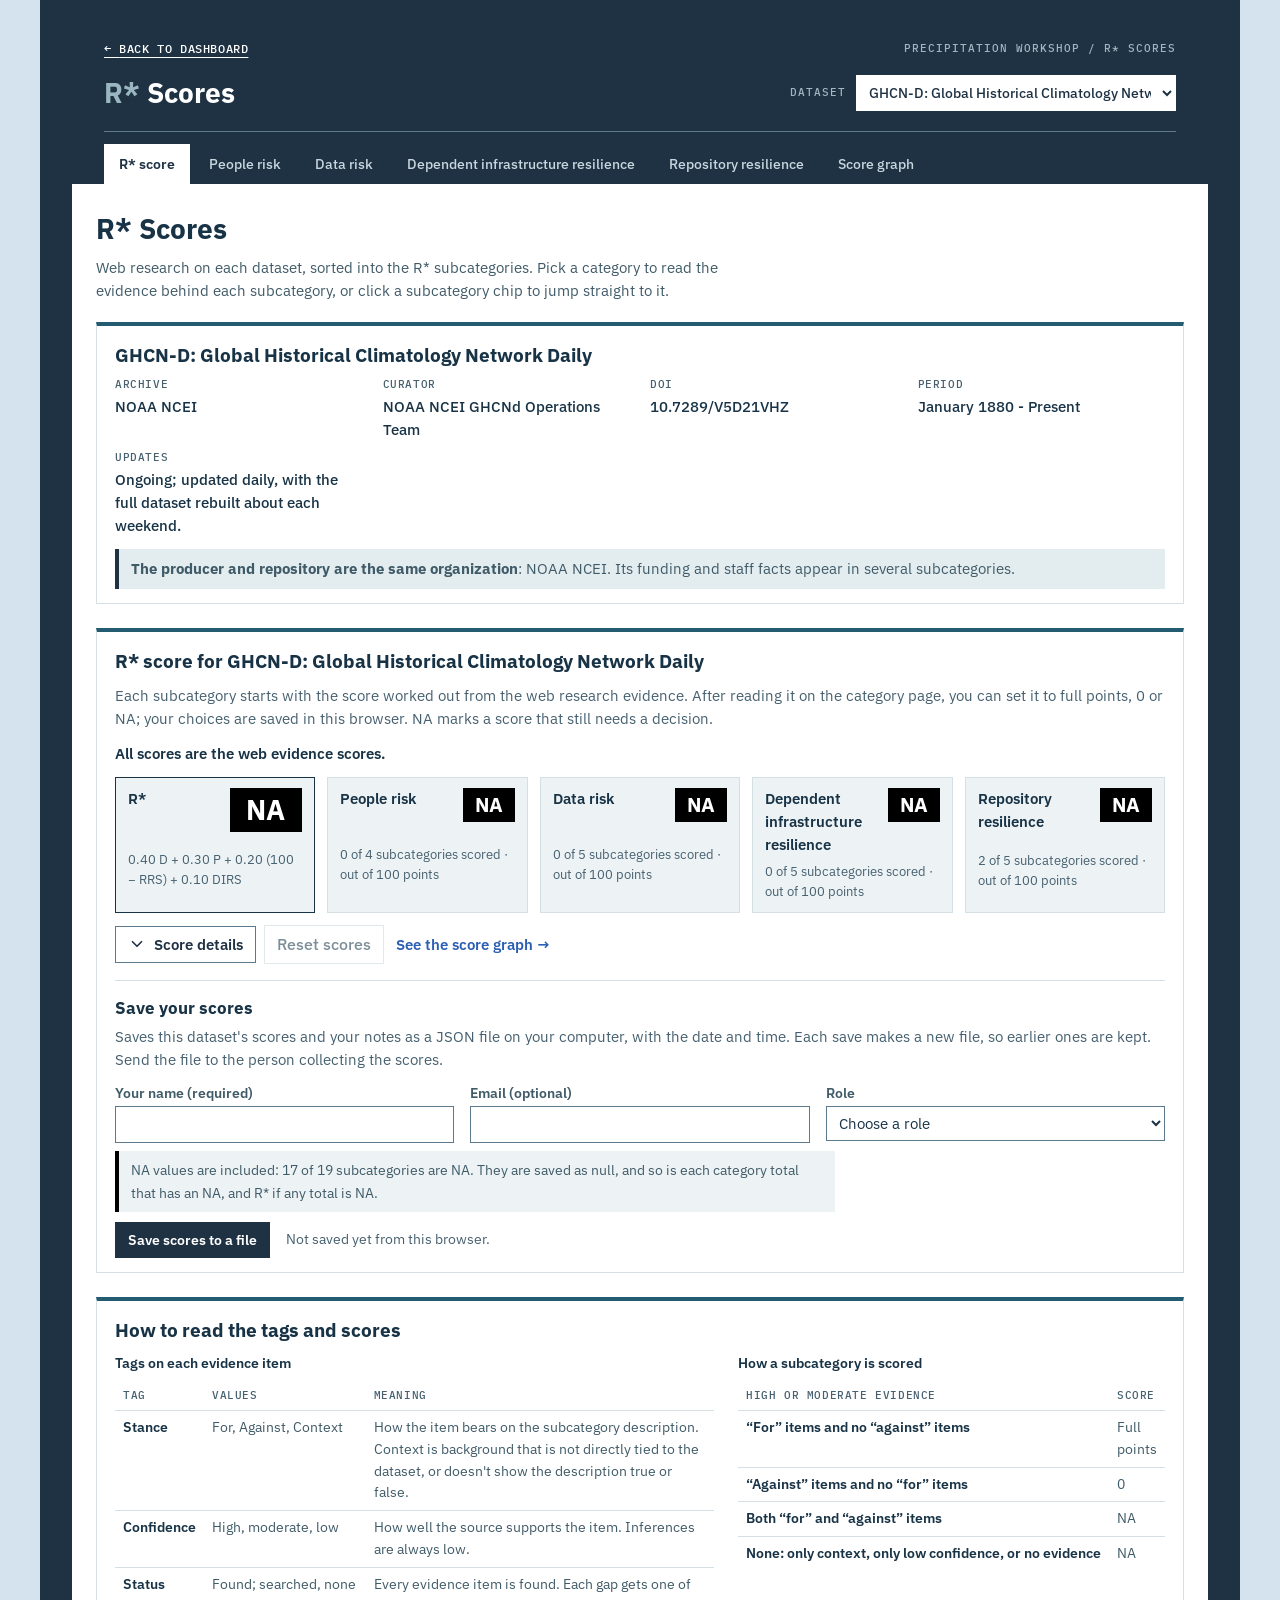
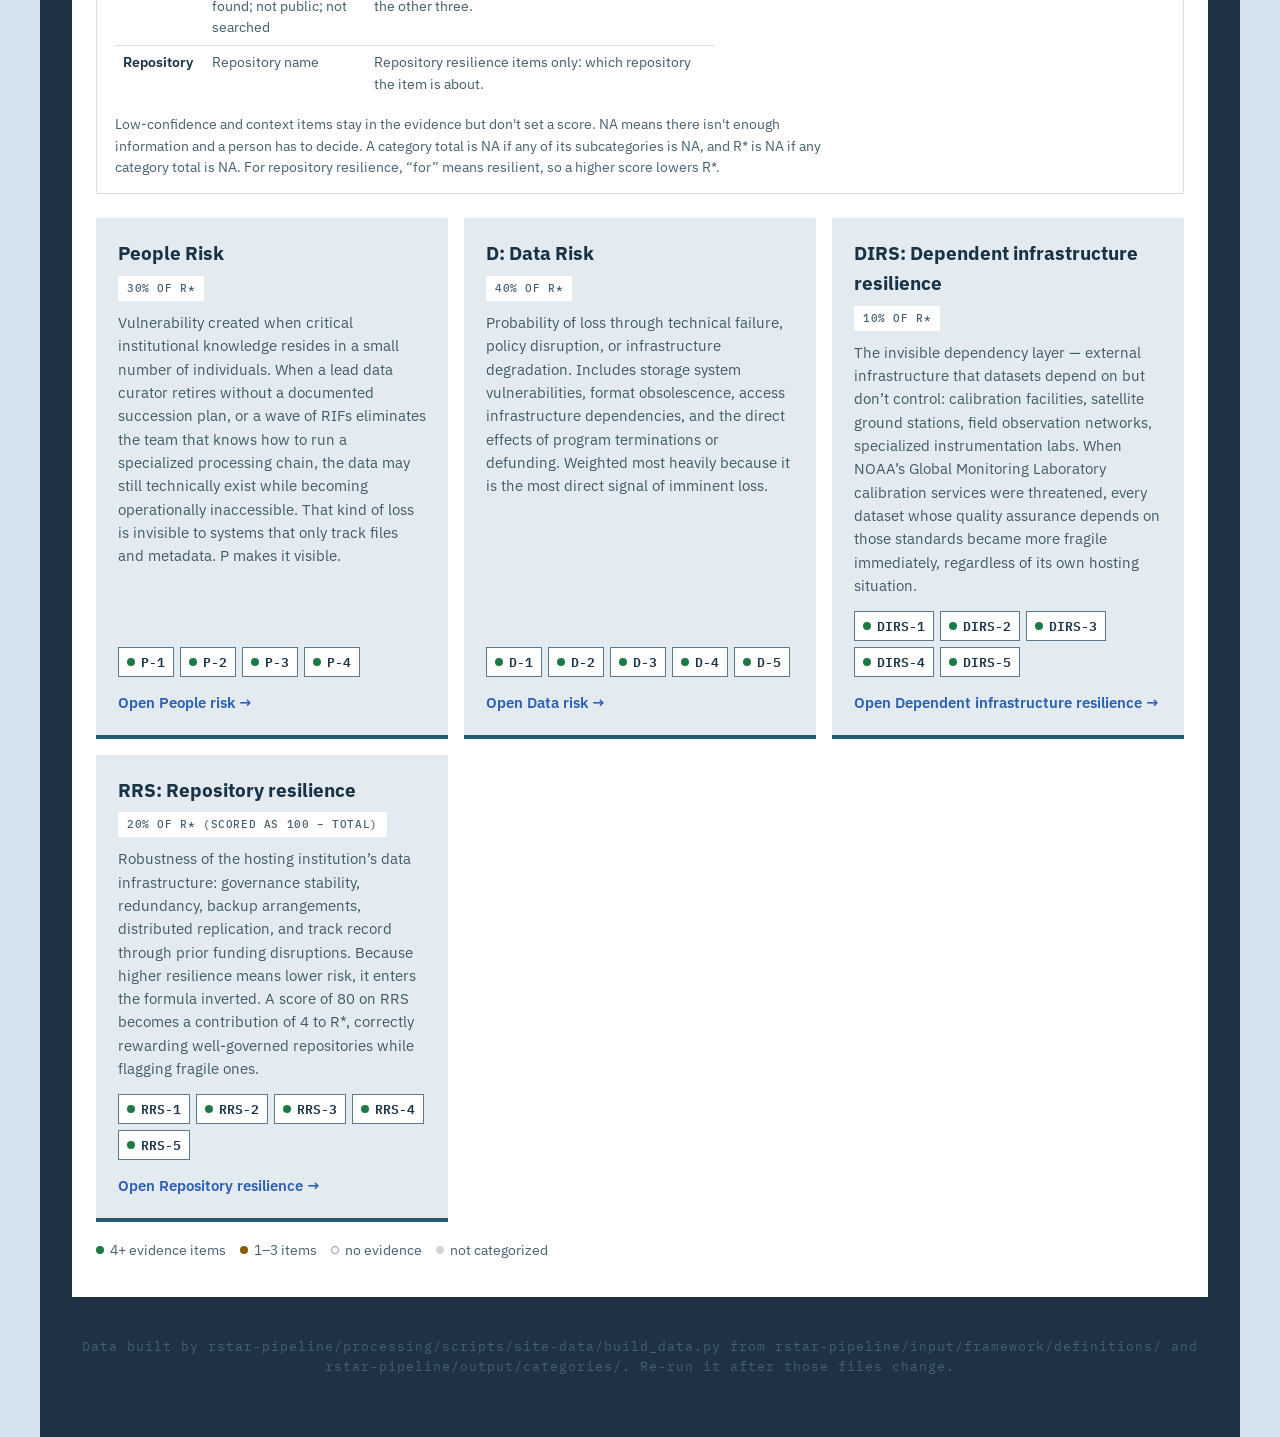
<file: app/scores.html>
<!doctype html>
<html lang="en">
<head>
  <meta charset="utf-8">
  <meta name="viewport" content="width=device-width, initial-scale=1">
  <title>R* Scores</title>
  <link rel="stylesheet" href="assets/dashboard/dashboard.css">
  <link rel="stylesheet" href="assets/styles.css">
</head>
<body data-page="scores">
  <a class="skip-link" href="#main">Skip to content</a>
  <div class="dashboard">
  <header class="site-header dashboard-header" id="site-header"></header>
  <main id="main" class="content-panel rstar-main" tabindex="-1">
    <noscript><p class="notice">This page needs JavaScript to show the R* scores.</p></noscript>
  </main>
  <footer class="site-footer dashboard-footer">
    Data built by <code>rstar-pipeline/processing/scripts/site-data/build_data.py</code> from <code>rstar-pipeline/input/framework/definitions/</code> and
    <code>rstar-pipeline/output/categories/</code>. Re-run it after those files change.
  </footer>
  </div>
  <script src="data/rstar-data.js"></script>
  <script src="assets/app.js"></script>
</body>
</html>
</file>
<file: app/assets/dashboard/dashboard.css>
@import url('https://fonts.googleapis.com/css2?family=IBM+Plex+Mono:wght@400;500;600&family=IBM+Plex+Sans:wght@400;500;600;700&display=swap');

/* Based on my_docs/html_css_design/styles.css */


/* 1. COLOR VARIABLES */

:root {
  --navy: #0B1620;
  --deep-ocean: #1F3244;     /* header, headings, active filters */
  --ocean-slate: #2A5367;
  --steel-blue: #5C7A8C;
  --mist-blue: #9AB7C1;
  --ice-blue: #E3EDF0;

  --page-bg: #D5E3EF;       /* light blue page around the navy dashboard */

  /* Dataset cards */
  --dataset-card-bg: #E4EBF0;
  --dataset-card-hover: #CAD8E3;   /* hover and open (selected) card header */
  --dataset-card-rule: #235C70;    /* 4px line under each card */
  --dataset-details-bg: #FFFFFF;
  --dataset-label-text: #46606F;   /* steel-blue darkened to pass AA on the card colors (4.57:1 on hover) */
  --card-bg: #FFFFFF;
  --panel-bg: #EDF3F5;

  --heading-text: #183346;
  --body-text: #405B68;
  --muted-text: #5C7A8C;     /* 4.55:1 on white (was #637C88, 4.4:1) */

  --divider: #D5E0E4;

  /* Header text on the navy band */
  --header-label: #A0B6C0;
  --header-text: #C8D6DE;
  --header-rule: #5C7A8C;

  /* Footer text on the navy dashboard background */
  --on-navy-text: #A0B6C0;

  --tag-blue-bg: #D5E5EA;
  --tag-blue-text: #315D76;

  --tag-slate-bg: #FFFFFF;    /* white so tags stand out on the grey cards */
  --tag-slate-text: #405B68;

  --tag-neutral-bg: #FFFFFF;
  --tag-neutral-text: #405B68;

  /* Category tag colors (one per data-source type) */
  /* Bright backgrounds with one dark text color; #434343 is
     5.5:1 or better on each (WCAG AA) */
  --tag-category-text: #434343;
  --tag-gauge-bg: #79D49B;
  --tag-gauge-text: var(--tag-category-text);
  --tag-satellite-bg: #B0ECFF;
  --tag-satellite-text: var(--tag-category-text);
  --tag-reanalysis-bg: #C6B9FB;
  --tag-reanalysis-text: var(--tag-category-text);
  --tag-merged-bg: #FFD28A;
  --tag-merged-text: var(--tag-category-text);
  --tag-cdr-bg: #1F3244;
  --tag-cdr-text: #FFFFFF;

  --focus-ring: #2A5367;

  /* Links in the access-endpoints table */
  --link-text: #2B5FB4;        /* 6:1 on white */
  --link-hover: #1D4785;
}


/* 2. DASHBOARD */

body {
  margin: 0;
  background: var(--page-bg);
  color: var(--body-text);
  font-family: 'IBM Plex Sans', sans-serif;
  font-size: 14px;
  line-height: 1.5;
}

.dashboard {
  max-width: 1200px;
  margin: 0 auto;
  padding: 0 32px 32px;
  background: var(--deep-ocean);   /* the whole dashboard sits on navy */
}

.visually-hidden {
  position: absolute;
  width: 1px;
  height: 1px;
  overflow: hidden;
  clip: rect(0 0 0 0);
  white-space: nowrap;
}

:focus-visible {
  outline: 2px solid var(--focus-ring);
  outline-offset: 2px;
}


/* 3. HEADER */

.dashboard-header {
  background: var(--deep-ocean);
  color: #FFFFFF;
  padding: 72px 32px 56px;
}

.header-top {
  display: flex;
  justify-content: space-between;
  gap: 16px;
  margin-bottom: 16px;
}

.header-label {
  font-family: 'IBM Plex Mono', monospace;
  font-size: 11px;
  font-weight: 500;
  letter-spacing: 1px;
  text-transform: uppercase;
  color: var(--header-label);
}

.dashboard-title {
  font-size: 36px;
  font-weight: 700;
  line-height: 1.15;
  color: #FFFFFF;
  margin: 0 0 12px;
}

.dashboard-description {
  font-size: 15px;
  color: var(--header-text);
  max-width: 650px;
  margin: 0;
}

.header-divider {
  height: 1px;
  background: var(--header-rule);
  margin: 24px 0 16px;
}

.header-meta {
  display: flex;
  justify-content: space-between;
  gap: 16px;
  color: var(--header-text);
  font-family: 'IBM Plex Mono', monospace;
  font-size: 11px;
  letter-spacing: 0.5px;
}


/* 4. SEARCH BAR */

.search-container {
  display: flex;
  align-items: center;
  gap: 10px;
  padding-left: 16px;
  background: #FFFFFF;
  border: 1px solid var(--divider);
  margin-bottom: 24px;
}

.search-container:focus-within {
  border-color: var(--ocean-slate);
}

.search-icon {
  flex: none;
  width: 18px;
  height: 18px;
  fill: none;
  stroke: var(--steel-blue);
  stroke-width: 2;
  stroke-linecap: round;
}

.search-input {
  flex: 1;
  min-width: 0;
  padding: 14px 16px 14px 0;
  border: none;
  outline: none;
  background: transparent;
  color: var(--heading-text);
  font-family: 'IBM Plex Sans', sans-serif;
  font-size: 15px;
}

.search-input::placeholder {
  color: var(--muted-text);
}


/* 5. FILTER SECTION */

/* One white panel holds the filters and the dataset index */
.content-panel {
  background: var(--card-bg);
}

.filter-section {
  padding: 24px 24px 8px;
  display: grid;
  gap: 18px;
}

.filter-heading {
  font-family: 'IBM Plex Mono', monospace;
  font-size: 11px;
  font-weight: 500;
  letter-spacing: 0.8px;
  text-transform: uppercase;
  color: var(--steel-blue);
  margin: 0 0 10px;
}

.filter-buttons {
  display: flex;
  flex-wrap: wrap;
  gap: 8px;
}

.filter-button {
  background: var(--ice-blue);
  border: 1px solid var(--ice-blue);
  border-radius: 0;
  padding: 8px 13px;
  color: var(--deep-ocean);
  font-family: 'IBM Plex Sans', sans-serif;
  font-size: 13px;
  font-weight: 500;
  cursor: pointer;
  transition: background 0.2s ease,
              color 0.2s ease,
              border-color 0.2s ease;
}

.filter-button:hover {
  border-color: var(--ocean-slate);
}

.filter-button[aria-pressed="true"] {
  background: var(--deep-ocean);
  border-color: var(--deep-ocean);
  color: #FFFFFF;
}

/* "R* metadata" row: links to the archive pages */
.rstar-links {
  list-style: none;
  margin: 0;
  padding: 0;
  display: flex;
  flex-wrap: wrap;
  gap: 8px 24px;
  font-size: 14px;
}

.filter-count {
  font-family: 'IBM Plex Mono', monospace;
  font-size: 11px;
  opacity: 0.7;
  margin-left: 4px;
}


/* 6. DATASET INDEX */

.dataset-index-heading {
  display: flex;
  justify-content: space-between;
  align-items: baseline;
  gap: 16px;
  padding: 40px 24px 16px;
}

.dataset-index-heading h2 {
  font-size: 22px;
  font-weight: 700;
  color: var(--deep-ocean);
  margin: 0;
}

.dataset-count {
  font-family: 'IBM Plex Mono', monospace;
  font-size: 12px;
  letter-spacing: 0.5px;
  text-transform: uppercase;
  color: var(--steel-blue);
}

.status-message {
  background: var(--card-bg);
  padding: 22px 24px;
  margin: 0;
}

.status-message code {
  font-family: 'IBM Plex Mono', monospace;
  font-size: 12px;
  background: var(--panel-bg);
  padding: 2px 5px;
}


/* 7. DATASET CARD */

.dataset-card {
  background: var(--dataset-card-bg);
  border-bottom: 4px solid var(--dataset-card-rule);
}

.dataset-card:last-child {
  border-bottom: none;
}

/* The header is not itself a button; the title button's ::after
   stretches over the whole header so any click on it toggles. */
.dataset-header {
  position: relative;
  padding: 22px 24px;
  display: grid;
  grid-template-columns: minmax(0, 1fr) minmax(0, 1fr);
  column-gap: 32px;
}

/* Left half: label, title, description and tags. */
.dataset-header > :not(.card-rstar) {
  grid-column: 1;
}

/* Right half: the "R* scores" link (dashboard.js rstarScoresHtml). It sits
   above the title button's ::after, which covers the whole header, so a
   click on it follows the link instead of opening the card. */
.card-rstar {
  grid-column: 2;
  grid-row: 1 / span 4;
  align-self: center;
  position: relative;
  z-index: 1;
  padding: 6px 56px 6px 28px;   /* right: clear of the expand icon */
  border-left: 1px solid var(--steel-blue);
}

.card-rstar-link,
.card-rstar-na {
  font-size: 28px;
  font-weight: 600;
  line-height: 1.2;
  margin: 0;
}

.card-rstar-link {
  color: var(--link-text);      /* 5.1:1 on the card, 4.2:1 on its hover colour (large text needs 3:1) */
  text-decoration: underline;
  text-decoration-thickness: 2px;
  text-underline-offset: 5px;
}

.card-rstar-link:hover {
  color: var(--link-hover);
}

.card-rstar-na {
  color: var(--deep-ocean);
}

.card-rstar-note {
  font-family: 'IBM Plex Mono', monospace;
  font-size: 11px;
  font-weight: 500;
  letter-spacing: 0.6px;
  text-transform: uppercase;
  color: var(--dataset-label-text);
  margin: 8px 0 0;
}

.dataset-header:hover,
.dataset-card.expanded .dataset-header {
  background: var(--dataset-card-hover);
}

.dataset-number {
  font-family: 'IBM Plex Mono', monospace;
  font-size: 11px;
  font-weight: 500;
  letter-spacing: 0.6px;
  text-transform: uppercase;
  color: var(--dataset-label-text);
  margin-bottom: 8px;
}

.dataset-title {
  font-size: 21px;
  font-weight: 600;
  line-height: 1.3;
  color: var(--deep-ocean);
  margin: 0 40px 6px 0;
}

.dataset-toggle {
  all: unset;
  cursor: pointer;
}

.dataset-toggle::after {
  content: "";
  position: absolute;
  inset: 0;
}

.dataset-toggle:focus-visible {
  outline: none;
}

.dataset-toggle:focus-visible::after {
  outline: 2px solid var(--focus-ring);
  outline-offset: -2px;
}

.dataset-description {
  max-width: 820px;
  font-size: 14px;
  line-height: 1.5;
  color: var(--body-text);
  margin: 0 40px 14px 0;
}


/* 8. DATASET TAGS */

.dataset-tags {
  display: flex;
  flex-wrap: wrap;
  gap: 8px;
}

.tag {
  display: inline-block;
  padding: 5px 9px;
  font-family: 'IBM Plex Sans', sans-serif;
  font-size: 12px;
  font-weight: 500;
  line-height: 1.2;
}

.tag-slate {
  background: var(--tag-slate-bg);
  color: var(--tag-slate-text);
}

.tag-neutral {
  background: var(--tag-neutral-bg);
  color: var(--tag-neutral-text);
  font-family: 'IBM Plex Mono', monospace;
}

.tag-gauge      { background: var(--tag-gauge-bg);      color: var(--tag-gauge-text); }
.tag-satellite  { background: var(--tag-satellite-bg);  color: var(--tag-satellite-text); }
.tag-reanalysis { background: var(--tag-reanalysis-bg); color: var(--tag-reanalysis-text); }
.tag-merged     { background: var(--tag-merged-bg);     color: var(--tag-merged-text); }

.tag-cdr {
  background: var(--tag-cdr-bg);
  color: var(--tag-cdr-text);
  font-family: 'IBM Plex Mono', monospace;
  letter-spacing: 0.4px;
}


/* 9. EXPAND / COLLAPSE ICON */

.expand-icon {
  position: absolute;
  right: 24px;
  top: 20px;
  width: 22px;
  height: 22px;
  fill: none;
  stroke: var(--deep-ocean);
  stroke-width: 1.8;
  stroke-linecap: round;
  pointer-events: none;
}

.expand-icon .icon-close { display: none; }

.dataset-card.expanded .expand-icon .icon-open  { display: none; }
.dataset-card.expanded .expand-icon .icon-close { display: inline; }


/* 10. EXPANDED PANEL
   Animates open by transitioning the grid row from 0fr to 1fr. */

.dataset-details {
  display: grid;
  grid-template-rows: 0fr;
  transition: grid-template-rows 0.25s ease;
  background: var(--dataset-details-bg);
}

.dataset-card.expanded .dataset-details {
  grid-template-rows: 1fr;
}

.details-inner {
  overflow: hidden;
  visibility: hidden;
  transition: visibility 0.25s;
}

.dataset-card.expanded .details-inner {
  visibility: visible;
}

.details-content {
  padding: 26px 24px;
  border-top: 1px solid var(--divider);
}

.details-heading {
  font-size: 15px;
  font-weight: 600;
  color: var(--deep-ocean);
  margin: 0 0 8px;
}

.details-heading.details-subheading {
  margin-top: 18px;
}

.details-heading.caps {
  font-size: 13px;
  letter-spacing: 0.6px;
  text-transform: uppercase;
  margin-bottom: 14px;
}

.details-description {
  max-width: 820px;
  font-size: 14px;
  line-height: 1.6;
  color: var(--body-text);
  margin: 0;
}


/* 11. METADATA GRID */

.metadata-grid {
  display: grid;
  grid-template-columns: repeat(3, minmax(0, 1fr));
  gap: 18px 28px;
  margin: 0;
}

.metadata-item dt {
  font-family: 'IBM Plex Mono', monospace;
  font-size: 10px;
  font-weight: 500;
  letter-spacing: 0.5px;
  text-transform: uppercase;
  color: var(--muted-text);
  margin-bottom: 5px;
}

.metadata-item dd {
  margin: 0;
  font-size: 13px;
  font-weight: 500;
  color: var(--deep-ocean);
}


/* 11b. DATA ACCESS ENDPOINTS TABLE */

.endpoints-table {
  width: 100%;
  max-width: 820px;
  border-collapse: collapse;
  font-size: 13px;
}

.endpoints-table th {
  font-family: 'IBM Plex Mono', monospace;
  font-size: 10px;
  font-weight: 500;
  letter-spacing: 0.5px;
  text-transform: uppercase;
  color: var(--muted-text);
  text-align: left;
  padding: 0 16px 8px 0;
  border-bottom: 1px solid var(--divider);
}

.endpoints-table td {
  padding: 10px 16px 10px 0;
  border-bottom: 1px solid var(--divider);
  vertical-align: top;
  color: var(--deep-ocean);
  font-weight: 500;
}

.endpoints-table th:first-child,
.endpoints-table td:first-child {
  width: 40%;
}

.endpoints-table a {
  font-family: 'IBM Plex Mono', monospace;
  font-weight: 400;
  color: var(--link-text);
  text-decoration: underline;
  text-underline-offset: 3px;
  overflow-wrap: anywhere;
}

.endpoints-table a:hover {
  color: var(--link-hover);
}

/* The "Data archive(s)" table uses the same look; its links are names,
   not addresses, so they keep the body font. */
.archives-table a {
  font-family: inherit;
  font-weight: 500;
}


/* 11c. ARCHIVE LINK (in the dataset panel) */

.archive-link {
  color: var(--link-text);
  text-decoration: underline;
  text-underline-offset: 3px;
}

.archive-link:hover {
  color: var(--link-hover);
}


/* 12. DIVIDERS */

.section-divider {
  height: 1px;
  background: var(--divider);
  border: none;
  margin: 20px 0;
}


/* 13. FOOTER */

.dashboard-footer {
  margin-top: 32px;
  text-align: center;
  font-family: 'IBM Plex Mono', monospace;
  font-size: 11px;
  letter-spacing: 1px;
  color: var(--on-navy-text);
}


/* 13b. ARCHIVE PAGE (archive.html) */

.back-link {
  font-family: 'IBM Plex Mono', monospace;
  font-size: 12px;
  font-weight: 500;
  letter-spacing: 0.6px;
  text-transform: uppercase;
  color: #FFFFFF;
  text-decoration: underline;
  text-underline-offset: 4px;
}

.back-link:hover {
  color: var(--header-text);
}

.archive-header :focus-visible {
  outline-color: #FFFFFF;
}

.archive-tabs {
  display: flex;
  flex-wrap: wrap;
  gap: 8px;
  padding: 24px 24px 0 40px;
  border-bottom: 1px solid var(--divider);
}

.archive-tabs[hidden] {
  display: none;
}

.archive-tab {
  background: var(--ice-blue);
  border: 1px solid var(--ice-blue);
  border-bottom: none;
  border-radius: 0;
  padding: 10px 16px;
  color: var(--deep-ocean);
  font-family: 'IBM Plex Sans', sans-serif;
  font-size: 13px;
  font-weight: 500;
  cursor: pointer;
}

.archive-tab:hover {
  border-color: var(--ocean-slate);
}

.archive-tab[aria-selected="true"] {
  background: var(--deep-ocean);
  border-color: var(--deep-ocean);
  color: #FFFFFF;
}

/* Text rendered from the Markdown pages */
.prose {
  max-width: 860px;
  padding: 32px 24px 40px 40px;
  color: var(--body-text);
  font-size: 15px;
  line-height: 1.65;
}

.page-date {
  font-family: 'IBM Plex Mono', monospace;
  font-size: 12px;
  letter-spacing: 0.5px;
  text-transform: uppercase;
  color: var(--muted-text);
  margin: 0 0 12px;
}

.prose h2 {
  font-size: 24px;
  font-weight: 700;
  line-height: 1.25;
  color: var(--deep-ocean);
  margin: 0 0 20px;
}

.prose h3 {
  font-size: 18px;
  font-weight: 600;
  color: var(--deep-ocean);
  margin: 36px 0 12px;
  padding-top: 20px;
  border-top: 1px solid var(--divider);
}

.prose h4 {
  font-size: 15px;
  font-weight: 600;
  color: var(--deep-ocean);
  margin: 24px 0 8px;
}

.prose p {
  margin: 0 0 14px;
}

/* R* query statement (from the page's query file) */
.rstar-query {
  background: var(--panel-bg);
  border-left: 4px solid var(--dataset-card-rule);
  padding: 14px 18px 2px;
  margin: 0 0 20px;
}

/* Same size as the other h3s (18px): between h2 (24px) and body text (15px) */
.prose .rstar-query h3 {
  margin: 0 0 8px;
  padding-top: 0;
  border-top: none;
}

.rstar-query p {
  margin-bottom: 12px;
}

/* Research question and "Searched on" list (from the page's record file) */
.research-scope {
  margin: 0 0 24px;
  padding-bottom: 20px;
  border-bottom: 1px solid var(--divider);
}

/* Same sizes on the archive, instrument and dataset pages; the element
   levels differ (h3/h4 under an archive report's h2 title, h2/h3 on a
   dataset part page) so each page's headings stay in order. */
.prose .question-heading {
  font-size: 1.5rem;
  font-weight: 600;
  margin: 0 0 12px;
  padding-top: 0;
  border-top: none;
}

.prose .searched-on-heading {
  font-size: 1.1rem;
  font-weight: 600;
  margin: 16px 0 8px;
  padding-top: 0;
  border-top: none;
}

.searched-on {
  margin-bottom: 0;
}

.searched-on li {
  margin-bottom: 4px;
}

.prose strong {
  color: var(--heading-text);
  font-weight: 600;
}

.prose ul,
.prose ol {
  margin: 0 0 14px;
  padding-left: 22px;
}

.prose li {
  margin-bottom: 8px;
}

.prose li > ul,
.prose li > ol {
  margin: 8px 0 0;
}

.prose a {
  color: var(--link-text);
  text-decoration: underline;
  text-underline-offset: 3px;
  overflow-wrap: anywhere;
}

.prose a:hover {
  color: var(--link-hover);
}

.prose code {
  font-family: 'IBM Plex Mono', monospace;
  font-size: 13px;
  background: var(--panel-bg);
  padding: 1px 5px;
}

.table-scroll {
  overflow-x: auto;
  margin: 0 0 20px;
}

.prose table {
  width: 100%;
  min-width: 640px;
  border-collapse: collapse;
  font-size: 13px;
  line-height: 1.5;
}

.prose th {
  font-family: 'IBM Plex Mono', monospace;
  font-size: 10px;
  font-weight: 500;
  letter-spacing: 0.5px;
  text-transform: uppercase;
  color: var(--muted-text);
  text-align: left;
  padding: 0 14px 8px 0;
  border-bottom: 1px solid var(--divider);
}

.prose td {
  padding: 10px 14px 10px 0;
  border-bottom: 1px solid var(--divider);
  vertical-align: top;
  color: var(--deep-ocean);
}

.archive-datasets {
  background: var(--dataset-card-bg);
  border-top: 4px solid var(--dataset-card-rule);
  padding: 28px 24px 32px 40px;
}

.archive-datasets h2 {
  font-size: 18px;
  font-weight: 700;
  color: var(--deep-ocean);
  margin: 0 0 14px;
}

.archive-dataset-list {
  list-style: none;
  margin: 0;
  padding: 0;
  display: grid;
  gap: 10px;
}

.archive-dataset-list a {
  color: var(--link-text);
  font-weight: 500;
  text-decoration: underline;
  text-underline-offset: 3px;
}

.archive-dataset-list a:hover {
  color: var(--link-hover);
}

.archive-dataset-archives {
  display: block;
  font-family: 'IBM Plex Mono', monospace;
  font-size: 11px;
  color: var(--dataset-label-text);
}

/* 13c. DATASET WEB RESEARCH PAGES (dataset.html) */

/* The answers' sections are <h2>s here (the page title is the <h1>),
   at 1.5rem. */
.dataset-prose h2 {
  font-size: 1.5rem;
  font-weight: 600;
  margin: 36px 0 12px;
  padding-top: 20px;
  border-top: 1px solid var(--divider);
}

.dataset-prose h3 {
  font-size: 15px;
  margin: 24px 0 8px;
  padding-top: 0;
  border-top: none;
}

.dataset-prose .research-part:first-child h2,
.search-results > h2:first-child,
.dataset-prose article > h2:first-child {
  margin-top: 0;
  padding-top: 0;
  border-top: none;
}

.research-part {
  margin-bottom: 8px;
}

.research-part-link,
.summary-link {
  font-weight: 500;
}

.summary-link {
  margin-bottom: 20px;
}

.part-nav {
  display: flex;
  justify-content: space-between;
  flex-wrap: wrap;
  gap: 12px 24px;
  margin-top: 36px;
  padding-top: 20px;
  border-top: 1px solid var(--divider);
  font-weight: 500;
}

.part-nav-next {
  margin-left: auto;
}

/* Search across one dataset's research (dataset-search.js) */
.search-results .search-summary {
  color: var(--muted-text);
  margin-bottom: 8px;
}

.dataset-prose .search-group h3 {
  font-size: 1.1rem;
  margin: 28px 0 10px;
}

.search-hits {
  list-style: none;
  padding-left: 0;
  margin: 0;
}

.prose .search-hits li {
  margin: 0 0 16px;
  padding-left: 14px;
  border-left: 3px solid var(--divider);
}

.search-hit-link {
  font-weight: 500;
}

.search-hit-count {
  margin-left: 8px;
  font-family: 'IBM Plex Mono', monospace;
  font-size: 11px;
  letter-spacing: 0.4px;
  text-transform: uppercase;
  color: var(--muted-text);
}

.prose .search-snippet {
  margin: 4px 0 0;
  font-size: 14px;
}

/* Matched words: dark text on yellow (over 9:1) */
.prose mark {
  background: #FFE08A;
  color: var(--heading-text);
  padding: 0 1px;
}

.search-note {
  background: var(--panel-bg);
  border-left: 4px solid var(--dataset-card-rule);
  padding: 10px 14px;
}

.search-note a {
  margin-left: 6px;
  font-weight: 500;
}

/* Section links from search results land below the top edge */
.dataset-prose [id] {
  scroll-margin-top: 16px;
}

/* 13d. DATASET OVERVIEW PAGES (overview.html) */

.overview-toc {
  background: var(--panel-bg);
  border-left: 4px solid var(--dataset-card-rule);
  padding: 14px 18px 6px;
  margin: 0 0 8px;
}

.dataset-prose .overview-toc-heading {
  font-family: 'IBM Plex Mono', monospace;
  font-size: 11px;
  font-weight: 500;
  letter-spacing: 0.6px;
  text-transform: uppercase;
  color: var(--muted-text);
  margin: 0 0 8px;
  padding-top: 0;
  border-top: none;
}

.overview-toc ul {
  list-style: none;
  padding-left: 0;
  display: flex;
  flex-wrap: wrap;
  gap: 4px 20px;
}

.overview-toc li {
  margin-bottom: 4px;
}

/* Label / value tables: no minimum width, so they fit narrow screens */
.prose .facts-table {
  min-width: 0;
  margin: 0 0 20px;
}

.prose .facts-table th {
  width: 30%;
  padding: 10px 14px 10px 0;
  vertical-align: top;
}

.fact-note {
  color: var(--muted-text);
  font-size: 12px;
}

.reference-list li {
  margin-bottom: 10px;
}


/* 14. RESPONSIVE DESIGN */

@media (max-width: 900px) {
  .metadata-grid {
    grid-template-columns: repeat(2, minmax(0, 1fr));
  }
}

@media (max-width: 700px) {
  .dashboard {
    padding: 0 16px 16px;
  }

  .dashboard-header {
    padding: 32px 4px 32px;
  }

  .dataset-index-heading {
    padding: 28px 16px 8px;
  }

  .dashboard-title {
    font-size: 28px;
  }

  .header-top,
  .header-meta {
    flex-direction: column;
    gap: 4px;
  }

  .dataset-header {
    padding: 18px 16px;
    grid-template-columns: minmax(0, 1fr);
  }

  /* One column: the R* link goes under the tags. */
  .card-rstar {
    grid-column: 1;
    grid-row: auto;
    margin-top: 16px;
    padding: 14px 0 0;
    border-left: none;
    border-top: 1px solid var(--steel-blue);
  }

  .card-rstar-link,
  .card-rstar-na {
    font-size: 24px;
  }

  .expand-icon {
    right: 16px;
    top: 16px;
  }

  .dataset-title {
    font-size: 18px;
  }

  .details-content {
    padding: 20px 16px;
  }

  .metadata-grid {
    grid-template-columns: 1fr;
    gap: 14px;
  }

  .endpoints-table th:first-child,
  .endpoints-table td:first-child {
    width: 45%;
  }

  .filter-section {
    padding: 16px;
  }

  .archive-tabs {
    padding: 16px 16px 0;
  }

  .prose {
    padding: 24px 16px 32px;
  }

  .archive-datasets {
    padding: 24px 16px;
  }

  .prose .facts-table th {
    width: 38%;
  }
}

@media (prefers-reduced-motion: reduce) {
  .dataset-details,
  .details-inner {
    transition: none;
  }
}
</file>
<file: app/assets/styles.css>
/* R* pages (scores.html, the category pages, graph.html). They load assets/dashboard/dashboard.css first, for the
   dashboard's frame (navy .dashboard, .dashboard-header band, white .content-panel, footer) and IBM Plex fonts, and
   this file then styles their own parts in the dashboard's colours. Light only, like the dashboard (2026-11-24). */

:root {
  --bg: #D5E3EF;            /* the dashboard's page colour */
  --surface: #FFFFFF;
  --surface-2: #EDF3F5;     /* dashboard --panel-bg */
  --card: #E4EBF0;          /* dashboard card, hover/open header and the 4px rule under each card */
  --card-hover: #CAD8E3;
  --card-rule: #235C70;
  --text: #183346;          /* headings and strong text (dashboard --heading-text) */
  --body: #405B68;          /* body text, 6.8:1 on white */
  --muted: #46606F;         /* 6.4:1 on white, 4.57:1 on --card-hover */
  --border: #D5E0E4;        /* dividers */
  --control-border: #5C7A8C;/* edges of inputs and buttons: 4.5:1 on white */
  --accent: #1F3244;        /* dashboard deep ocean: selected and active things */
  --accent-soft: #E3EDF0;   /* dashboard ice blue */
  --link: #2B5FB4;          /* 6:1 on white */
  --link-hover: #1D4785;
  --focus: #2A5367;
  --high: #1d7a46;
  --high-bg: #e2f3e9;
  --moderate: #8a5a00;
  --moderate-bg: #fbf0d9;
  --low: #a23a3a;
  --low-bg: #f9e3e3;
  --empty: #8a94a3;
  /* Confidence badges and evidence borders: purple high, amber moderate, blue low. Not green or red, which mean
     "for" and "against" (user's choice, 2026-11-24). Badge text 6.1:1 (purple) and 5.3:1 (blue) on its tint. */
  --conf-high: #6b3fa0;
  --conf-high-bg: #efe7f8;
  --conf-low: #1f5fae;
  --conf-low-bg: #e3ecf8;
  --evidence-bg: #F4F7F9;
  --na-bg: #000000;
  --na-text: #ffffff;
  --na-border: #000000;
  --score-bg: #2B5FB4;      /* white text 6:1; blue, so a score never looks like a black NA */
  --score-text: #ffffff;
  /* Score graph category colours (checked with the dataviz palette validator). */
  --cat-p: #2a78d6;
  --cat-d: #eb6834;
  --cat-dirs: #1baf7a;
  --cat-rrs: #6250d6;
  /* The R* node once it has a value (white text on it: 5.6:1). */
  --rstar-bg: #c62828;
  --rstar-border: #8e1c1c;
  --rstar-text: #ffffff;
  /* Stance colours, on the score graph's evidence nodes and the evidence tags: green "for", red "against"
     (5.4:1 and 5.6:1 on white). The tags are solid, like the graph's filled dots. */
  --ev-for: #1d7a46;
  --ev-against: #c62828;
  --ev-on: #ffffff;
  --shadow: none;
  --radius: 0;              /* the dashboard's corners are square */
  --font: 'IBM Plex Sans', -apple-system, BlinkMacSystemFont, "Segoe UI", Roboto, Arial, sans-serif;
  --mono: 'IBM Plex Mono', ui-monospace, SFMono-Regular, Menlo, Consolas, monospace;
  color-scheme: light;
}

* { box-sizing: border-box; }

html { -webkit-text-size-adjust: 100%; }

body {
  margin: 0;
  background: var(--bg);
  color: var(--body);
  font: 15px/1.55 var(--font);
}

a { color: var(--link); }
a:hover { color: var(--link-hover); }
code { font-family: var(--mono); font-size: 0.88em; }

:focus-visible { outline: 2px solid var(--focus); outline-offset: 2px; }

.skip-link { position: absolute; left: -999px; top: 8px; background: var(--surface); color: var(--link); padding: 8px 12px; z-index: 10; }
.skip-link:focus { left: 8px; }

/* Header band (structure and label styles from dashboard.css) ------- */
.site-header.dashboard-header { padding: 40px 32px 0; }
.site-header :focus-visible { outline-color: #FFFFFF; }
.rstar-bar { display: flex; flex-wrap: wrap; align-items: center; justify-content: space-between; gap: 12px 24px; }
.brand { font-size: 28px; font-weight: 700; line-height: 1.15; color: #FFFFFF; text-decoration: none; }
.brand span { color: var(--mist-blue); }
.brand:hover { color: #FFFFFF; text-decoration: underline; text-underline-offset: 5px; }
.dataset-picker { display: flex; align-items: center; gap: 10px; }
.dataset-picker label { font-family: var(--mono); font-size: 11px; font-weight: 500; letter-spacing: 1px; text-transform: uppercase; color: var(--header-label); }
.dataset-picker select { font: 500 14px var(--font); color: var(--accent); background: var(--surface); border: 1px solid var(--surface); border-radius: 0; padding: 7px 8px; max-width: 320px; }
.site-header .header-divider { margin: 20px 0 0; }
/* Page links as tabs: the current page's tab is white and joins the white panel below. */
.cat-nav { display: flex; flex-wrap: wrap; gap: 4px; padding-top: 12px; }
.cat-nav a { text-decoration: none; color: var(--header-text); padding: 9px 14px; font-size: 14px; font-weight: 500; border: 1px solid transparent; border-bottom: none; }
.cat-nav a:hover { color: #FFFFFF; border-color: var(--header-rule); }
.cat-nav a[aria-current="page"] { background: var(--surface); color: var(--accent); font-weight: 600; border-color: var(--surface); }

.rstar-main { display: block; padding: 28px 24px 36px; }
.rstar-main:focus { outline: none; }
.site-footer { color: var(--on-navy-text); }
.site-footer code { color: inherit; font-size: 1em; }

h1 { font-size: 28px; line-height: 1.2; font-weight: 700; color: var(--text); margin: 0 0 10px; }
h2 { font-size: 1.2rem; font-weight: 700; color: var(--text); margin: 0 0 8px; }
h3 { color: var(--text); }
.lede { color: var(--body); max-width: 72ch; margin: 0 0 20px; }

.notice { background: var(--moderate-bg); color: var(--text); border: 1px solid var(--border); padding: 12px 16px; border-radius: var(--radius); }

.breadcrumb { font-family: var(--mono); font-size: 12px; letter-spacing: 0.6px; text-transform: uppercase; margin-bottom: 10px; color: var(--muted); }
.breadcrumb a { text-decoration: underline; text-underline-offset: 3px; }

/* Small labels in the dashboard's style: mono, uppercase, spaced */
.dataset-strip dt, .key-table thead th, .score-table thead th, .sub-text h3, .sub-panel h3, .weight {
  font-family: var(--mono); font-size: 11px; font-weight: 500; letter-spacing: 0.6px; text-transform: uppercase; color: var(--muted);
}

/* Dataset strip ------------------------------------------------------ */
.dataset-strip { background: var(--surface); border: 1px solid var(--border); border-top: 4px solid var(--card-rule); border-radius: var(--radius); padding: 14px 18px; margin-bottom: 24px; box-shadow: var(--shadow); }
.dataset-strip h2 { margin-bottom: 6px; }
.dataset-strip dl { display: grid; grid-template-columns: repeat(auto-fit, minmax(200px, 1fr)); gap: 8px 20px; margin: 0; }
.dataset-strip dd { margin: 2px 0 0; font-size: 0.93rem; font-weight: 500; color: var(--text); }

/* Landing: category grid --------------------------------------------- */
.cat-grid { display: grid; grid-template-columns: repeat(auto-fit, minmax(300px, 1fr)); gap: 16px; }
.cat-card { display: flex; flex-direction: column; background: var(--card); border-bottom: 4px solid var(--card-rule); padding: 20px 22px; }
.cat-card h2 a { color: var(--text); text-decoration: none; }
.cat-card h2 a:hover { color: var(--text); text-decoration: underline; text-underline-offset: 3px; }
.cat-card p { margin: 0 0 14px; color: var(--body); font-size: 0.94rem; }
.weight { display: inline-block; align-self: flex-start; background: var(--surface); padding: 4px 9px; margin-bottom: 10px; }
.chips { display: flex; flex-wrap: wrap; gap: 6px; margin: auto 0 14px; padding: 0; list-style: none; }
.chip { display: inline-flex; align-items: center; gap: 6px; font: 600 0.8rem var(--mono); text-decoration: none; color: var(--text); border: 1px solid var(--control-border); border-radius: var(--radius); padding: 3px 8px; background: var(--surface); }
.chip:hover { border-color: var(--accent); background: var(--accent-soft); }
.dot { width: 8px; height: 8px; border-radius: 50%; display: inline-block; flex: none; }
.dot.filled { background: var(--high); }
.dot.thin { background: var(--moderate); }
.dot.empty { background: transparent; border: 1.5px solid var(--empty); }
.dot.none { background: var(--empty); opacity: 0.4; }
.cat-link { align-self: flex-start; font-weight: 600; text-decoration: none; }
.cat-link:hover { text-decoration: underline; }
.legend { display: flex; flex-wrap: wrap; gap: 14px; font-size: 0.85rem; color: var(--muted); margin: 18px 0 0; }
.legend span { display: inline-flex; align-items: center; gap: 6px; }

/* Category page ------------------------------------------------------- */
.toolbar { display: flex; flex-wrap: wrap; gap: 8px; align-items: center; margin: 0 0 16px; }
.btn { font: inherit; font-size: 0.9rem; font-weight: 500; color: var(--accent); background: var(--surface); border: 1px solid var(--control-border); border-radius: var(--radius); padding: 6px 12px; cursor: pointer; }
.btn:hover { border-color: var(--accent); background: var(--accent-soft); }

.sub-list { display: flex; flex-direction: column; gap: 12px; margin: 0; padding: 0; list-style: none; }
.sub-card { background: var(--card); border-bottom: 4px solid var(--card-rule); scroll-margin-top: 16px; }

.sub-head { display: grid; grid-template-columns: 1fr auto; gap: 12px; padding: 16px 18px; cursor: pointer; }
.sub-head:hover, .sub-card.is-open .sub-head { background: var(--card-hover); }
.sub-titleline { display: flex; flex-wrap: wrap; align-items: baseline; gap: 6px 10px; margin: 0 0 10px; font-size: 1.08rem; }
.sub-id { font: 600 0.85rem var(--mono); color: #FFFFFF; background: var(--accent); padding: 2px 8px; }
.sub-title { font-weight: 600; color: var(--text); }
.points { font-size: 0.8rem; color: var(--muted); }
.sub-text { display: grid; grid-template-columns: 1fr 1fr; gap: 14px 24px; }
.sub-text h3 { margin: 0 0 4px; }
.sub-text p { margin: 0; font-size: 0.93rem; }
.coverage { display: flex; align-items: center; gap: 8px; margin-top: 12px; font-size: 0.86rem; color: var(--muted); }

.toggle { align-self: center; display: inline-flex; align-items: center; justify-content: center; width: 40px; height: 40px; border-radius: 50%; border: 1px solid var(--control-border); background: var(--surface); color: var(--accent); cursor: pointer; }
.toggle:hover { background: var(--accent-soft); }
.toggle svg { width: 20px; height: 20px; transition: transform 0.2s ease; }
.toggle[aria-expanded="true"] svg { transform: rotate(180deg); }

/* Panel with the categorization HTML -------------------------------- */
.sub-panel { border-top: 1px solid var(--border); padding: 14px 18px 18px; background: var(--surface); border-radius: 0 0 var(--radius) var(--radius); }
.sub-panel h3 { margin: 10px 0 8px; }
.sub-panel h3:first-child { margin-top: 0; }
.sub-panel ul { margin: 0; padding-left: 0; list-style: none; }
.sub-panel ul.evidence li { position: relative; padding: 10px 12px 10px 14px; margin-bottom: 8px; background: var(--evidence-bg); border-radius: var(--radius); border-left: 4px solid var(--border); max-width: 90ch; }
.sub-panel ul.evidence li[data-confidence="high"] { border-left-color: var(--conf-high); }
.sub-panel ul.evidence li[data-confidence="moderate"] { border-left-color: var(--moderate); }
.sub-panel ul.evidence li[data-confidence="low"] { border-left-color: var(--conf-low); }
.sub-panel ul.gaps li { padding: 4px 0 4px 22px; position: relative; max-width: 90ch; color: var(--muted); }
.sub-panel ul.gaps li::before { content: "?"; position: absolute; left: 0; top: 4px; width: 16px; height: 16px; border-radius: 50%; border: 1.5px solid var(--empty); font: 700 0.7rem/13px var(--font); text-align: center; color: var(--empty); }
.item-meta { display: flex; flex-wrap: wrap; gap: 6px; margin-top: 6px; }
.badge { font-size: 0.74rem; font-weight: 600; border-radius: var(--radius); padding: 1px 8px; }
.badge.high { color: var(--conf-high); background: var(--conf-high-bg); }
.badge.moderate { color: var(--moderate); background: var(--moderate-bg); }
.badge.low { color: var(--conf-low); background: var(--conf-low-bg); }
.stance { font-size: 0.74rem; font-weight: 700; border-radius: var(--radius); padding: 0 8px; border: 1px solid currentColor; }
.stance.for { color: var(--ev-on); background: var(--ev-for); border-color: var(--ev-for); }
.stance.against { color: var(--ev-on); background: var(--ev-against); border-color: var(--ev-against); }
.stance.context { color: var(--muted); background: var(--surface-2); }
.stance-summary { margin: 0 0 8px; font-size: 0.85rem; color: var(--muted); max-width: 90ch; }
.panel-empty { margin: 0; color: var(--muted); font-style: italic; }

/* Key: tags and scoring ------------------------------------------- */
.key { background: var(--surface); border: 1px solid var(--border); border-top: 4px solid var(--card-rule); border-radius: var(--radius); padding: 14px 18px; margin-bottom: 24px; box-shadow: var(--shadow); }
.key-grid { display: grid; grid-template-columns: 3fr 2fr; gap: 16px 24px; align-items: start; }
.key-table, .score-table { width: 100%; border-collapse: collapse; font-size: 0.88rem; }
.key-table caption, .score-table caption { text-align: left; font-weight: 600; color: var(--text); margin-bottom: 6px; }
.key-table th, .key-table td, .score-table th, .score-table td { text-align: left; vertical-align: top; padding: 6px 8px; border-top: 1px solid var(--border); }
.key-table thead th, .score-table thead th { border-top: none; }
.key-table tbody th { font-weight: 600; color: var(--text); white-space: nowrap; }
.key-note { margin: 12px 0 0; font-size: 0.88rem; color: var(--muted); max-width: 90ch; }

.same-org { margin: 12px 0 0; padding: 8px 12px; border-left: 4px solid var(--accent); background: var(--accent-soft); border-radius: var(--radius); font-size: 0.95rem; }

/* Scores ------------------------------------------------------------ */
.score-value { display: inline-block; min-width: 2.6em; text-align: center; font: 700 1.25rem/1.3 var(--font); border-radius: var(--radius); padding: 2px 10px; border: 2px solid transparent; }
.score-value.num { background: var(--score-bg); color: var(--score-text); }
.score-value.na { background: var(--na-bg); color: var(--na-text); border-color: var(--na-border); }
.score-value.big { font-size: 1.75rem; }
.score-value.small { font-size: 0.9rem; min-width: 2.4em; padding: 0 8px; }
.score-panel { background: var(--surface); border: 1px solid var(--border); border-top: 4px solid var(--card-rule); border-radius: var(--radius); padding: 14px 18px; margin-bottom: 24px; box-shadow: var(--shadow); }
.score-intro { margin: 0 0 12px; color: var(--muted); font-size: 0.93rem; }
.score-row { display: grid; grid-template-columns: repeat(auto-fit, minmax(min(100%, 160px), 1fr)); gap: 12px; margin-bottom: 12px; }
/* Label top left, score pinned top right, note underneath across the tile, so every score sits in the same place
   however many lines the label wraps to. */
.score-tile { display: grid; grid-template-columns: minmax(0, 1fr) auto; grid-template-areas: "label value" "note note"; align-items: start; column-gap: 10px; row-gap: 6px; padding: 10px 12px; border: 1px solid var(--border); border-radius: var(--radius); background: var(--surface-2); }
.score-tile > .score-label { grid-area: label; }
.score-tile > .score-value { grid-area: value; justify-self: end; }
.score-tile > .score-note { grid-area: note; }
.score-tile.total { border-color: var(--text); }
.score-label { font-weight: 600; font-size: 0.92rem; color: var(--text); }
.score-note { font-size: 0.8rem; color: var(--muted); }
.details-toggle { display: inline-flex; align-items: center; gap: 8px; font: inherit; font-weight: 600; color: var(--accent); background: var(--surface); border: 1px solid var(--control-border); border-radius: var(--radius); padding: 6px 12px; cursor: pointer; }
.details-toggle:hover { background: var(--accent-soft); }
.score-actions { display: flex; flex-wrap: wrap; align-items: center; gap: 8px; }
.score-actions .btn { padding: 6px 12px; font-size: 1rem; }
.details-toggle svg { width: 18px; height: 18px; transition: transform 0.2s ease; }
.details-toggle[aria-expanded="true"] svg { transform: rotate(180deg); }
.score-details { display: grid; grid-template-columns: repeat(auto-fit, minmax(min(100%, 440px), 1fr)); gap: 16px 24px; margin-top: 14px; }
.score-details > table { min-width: 0; }
.score-details[hidden] { display: none; }
.score-table td:nth-child(3) { white-space: nowrap; }

.score-why { margin: 14px 0 0; font-size: 1rem; font-weight: 600; color: var(--text); max-width: 72ch; }
.repo-line { margin: 8px 0 0; font-size: 0.88rem; }
.repo-tag { font-size: 0.74rem; color: var(--text); border: 1px solid var(--border); background: var(--surface-2); border-radius: var(--radius); padding: 0 8px; }
.gap-status { font-size: 0.74rem; font-weight: 600; color: var(--text); border: 1px solid var(--border); border-radius: var(--radius); padding: 0 8px; white-space: nowrap; }
.gap-status.not-public { border-color: var(--moderate); color: var(--moderate); }
.gap-status.not-searched { border-style: dashed; }

/* Your score: radio choices on each card ---------------------------- */
.score-choice { display: flex; flex-wrap: wrap; align-items: center; gap: 6px 12px; margin: 8px 0 0; padding: 0; border: 0; min-width: 0; cursor: default; }
.score-choice legend { float: left; margin-right: 4px; padding: 0; font-size: 0.95rem; font-weight: 600; }
.choices { display: flex; flex-wrap: wrap; gap: 6px; }
.choice { display: inline-flex; align-items: center; gap: 6px; min-height: 36px; padding: 4px 12px; border: 1px solid var(--control-border); border-radius: var(--radius); background: var(--surface); font-weight: 600; cursor: pointer; }
.choice:hover { border-color: var(--accent); }
.choice input { margin: 0; width: 16px; height: 16px; accent-color: var(--accent); }
.choice:has(input:checked) { border-color: var(--accent); background: var(--accent); color: #FFFFFF; }
.choice:has(input:focus-visible) { outline: 3px solid var(--focus); outline-offset: 2px; }
.choice input:focus-visible { outline: none; }

/* Your notes on each card ------------------------------------------- */
.notes { margin: 12px 0 0; max-width: 72ch; cursor: default; }
.notes label { display: block; font-size: 0.95rem; font-weight: 600; }
.notes-hint { margin: 0 0 4px; font-size: 0.84rem; color: var(--muted); }
.notes-input, .field input, .field select { width: 100%; font: inherit; font-size: 0.93rem; color: var(--text); background: var(--surface); border: 1px solid var(--control-border); border-radius: var(--radius); padding: 6px 8px; }
.notes-input { resize: vertical; min-height: 3.2em; }
.notes-input:focus, .field input:focus, .field select:focus { border-color: var(--accent); }

/* Save your scores (landing page) ----------------------------------- */
.save-panel { margin-top: 16px; padding-top: 14px; border-top: 1px solid var(--border); }
.save-panel h3 { font-size: 1.05rem; margin: 0 0 4px; }
.save-fields { display: grid; grid-template-columns: repeat(auto-fit, minmax(min(100%, 220px), 1fr)); gap: 10px 16px; margin: 8px 0; }
.field label { display: block; font-size: 0.86rem; font-weight: 600; margin-bottom: 2px; }
.field input[aria-invalid="true"] { border-color: var(--low); }
.field-error { margin: 0 0 8px; color: var(--low); font-size: 0.88rem; font-weight: 600; }
.na-note { margin: 0 0 10px; padding: 8px 12px; border-left: 4px solid var(--na-border); background: var(--surface-2); border-radius: var(--radius); font-size: 0.9rem; max-width: 90ch; }
.save-actions { display: flex; flex-wrap: wrap; align-items: center; gap: 8px 16px; }
.save-last { margin: 0; font-size: 0.88rem; color: var(--muted); }
.save-status { margin: 8px 0 0; font-size: 0.9rem; font-weight: 600; }
.save-status:empty { display: none; }
.btn.primary { background: var(--accent); border-color: var(--accent); color: var(--score-text); font-weight: 600; }
.btn.primary:hover { background: var(--ocean-slate); border-color: var(--ocean-slate); color: var(--score-text); }

/* Category page: description beside the category's scores ----------- */
.cat-intro { display: grid; grid-template-columns: minmax(0, 1fr) 280px; gap: 16px 32px; align-items: start; margin-bottom: 20px; }
.cat-intro.no-scores { grid-template-columns: minmax(0, 1fr); }
.cat-intro .lede:last-child { margin-bottom: 0; }
.cat-scores { background: var(--surface); border: 1px solid var(--border); border-top: 4px solid var(--card-rule); border-radius: var(--radius); padding: 12px 16px 14px; box-shadow: var(--shadow); }
.cat-scores h2 { font-size: 1rem; margin-bottom: 6px; }
.score-table.compact th, .score-table.compact td { padding: 4px 6px; vertical-align: middle; }
.score-table.compact td:nth-child(2) { color: var(--muted); }
.score-table.compact td:last-child, .score-table.compact th:last-child { text-align: right; }
.score-table tfoot th, .score-table tfoot td { border-top: 2px solid var(--text); font-weight: 700; }
.score-table tfoot tr.contribution th, .score-table tfoot tr.contribution td { border-top: 1px solid var(--border); }
.cat-scores-note { margin: 8px 0 0; font-size: 0.82rem; color: var(--muted); }
.btn.small { margin-top: 10px; font-size: 0.85rem; padding: 4px 10px; }
.btn:disabled { color: var(--muted); border-color: var(--border); cursor: not-allowed; opacity: 0.7; }
.changed-count { font-weight: 600; color: var(--text); }

/* Score graph page --------------------------------------------------- */
.graph-link { font-weight: 600; text-decoration: none; margin-left: 4px; }
.graph-link:hover { text-decoration: underline; }
.graph-summary { margin: 0 0 16px; font-size: 1rem; max-width: 80ch; }
.graph-panel { margin: 0 0 16px; background: var(--surface); border: 1px solid var(--border); border-top: 4px solid var(--card-rule); border-radius: var(--radius); padding: 14px 18px; box-shadow: var(--shadow); }
.graph-controls { display: flex; flex-wrap: wrap; align-items: center; justify-content: space-between; gap: 8px 24px; margin: 0 0 8px; }
.graph-controls .graph-options { margin: 0; }
/* Own row, so the switch stays put whether or not the "Showing N evidence items" status is shown. */
.graph-ev-control { flex-basis: 100%; display: flex; flex-wrap: wrap; align-items: center; gap: 4px 12px; }
.graph-ev-status { margin: 0; font-size: 0.85rem; color: var(--muted); }
.graph-ev-status:empty { display: none; }
.graph-note { margin: 8px 0 0; font-size: 0.85rem; color: var(--muted); max-width: 90ch; }

/* On/off switch (role="switch") */
.switch { display: inline-flex; align-items: center; gap: 10px; min-height: 32px; padding: 4px 10px 4px 4px; font: inherit; font-size: 0.92rem; font-weight: 600; color: var(--text); background: none; border: 1px solid transparent; border-radius: var(--radius); cursor: pointer; }
.switch:hover { border-color: var(--border); }
.switch-track { position: relative; flex: none; width: 40px; height: 22px; border-radius: 999px; background: var(--surface-2); border: 2px solid var(--muted); transition: background 0.15s ease, border-color 0.15s ease; }
.switch-thumb { position: absolute; top: 2px; left: 2px; width: 14px; height: 14px; border-radius: 50%; background: var(--muted); transition: transform 0.15s ease, background 0.15s ease; }
.switch[aria-checked="true"] .switch-track { background: var(--accent); border-color: var(--accent); }
.switch[aria-checked="true"] .switch-thumb { transform: translateX(18px); background: var(--score-text); }

.graph-options { display: flex; flex-wrap: wrap; align-items: center; gap: 6px 10px; margin: 0 0 8px; padding: 0; border: 0; min-width: 0; }
.graph-options legend { float: left; margin-right: 4px; padding: 0; font-size: 0.92rem; font-weight: 600; }
.graph-options .choice { font-size: 0.9rem; min-height: 32px; }
.graph-wrap { position: relative; overflow-x: auto; }
.graph-scroll-hint { display: none; margin: 0 0 6px; font-size: 0.85rem; color: var(--muted); }
@media (max-width: 660px) { .graph-scroll-hint { display: block; } .graph-panel { padding: 12px; } }
.g-svg { display: block; width: 100%; min-width: 600px; max-width: 820px; height: auto; margin: 0 auto; font-family: var(--font); }
.g-svg.with-evidence { min-width: 720px; max-width: 980px; }

/* Evidence nodes: shape = stance, filled = sets the score, outline = low confidence, grey ring = context */
.g-evidence { animation: g-fade-in 0.15s ease-out; }
.g-ev-line { stroke: var(--muted); stroke-width: 0.75; stroke-opacity: 0.5; }
/* Stance colour: green "for", red "against". Shape says the same (circle, diamond), so it never rests on colour alone. */
.g-ev.for, .k-ev.for { --ev: var(--ev-for); }
.g-ev.against, .k-ev.against { --ev: var(--ev-against); }
.g-ev { fill: var(--ev); stroke: var(--surface); stroke-width: 1; }
.g-ev.hollow { fill: var(--surface); stroke: var(--ev); stroke-width: 1.5; }
.g-ev.context { fill: none; stroke: var(--muted); stroke-width: 1.25; }
.g-ev-hit { fill: transparent; }
.g-ev-dot { cursor: pointer; }
.g-ev-dot:hover .g-ev { stroke: var(--text); stroke-width: 1.5; }
.g-ev-group { transition: opacity 0.15s ease; }
.g-evidence.has-active .g-ev-group:not(.is-active) { opacity: 0.2; }
@keyframes g-fade-in { from { opacity: 0; } to { opacity: 1; } }
.g-key-mark .k-ev { fill: var(--ev); stroke: none; }
.g-key-mark .k-ev.hollow { fill: none; stroke: var(--ev); stroke-width: 1.5; }
.g-key-mark .k-ev.context { fill: none; stroke: var(--muted); stroke-width: 1.25; }
.g-edge { stroke: var(--c); stroke-linecap: round; }
.g-edge.na { stroke: var(--na-border); stroke-dasharray: 5 4; stroke-linecap: butt; }
.g-circle { stroke: var(--c); stroke-width: 3; fill: color-mix(in srgb, var(--c) 16%, var(--surface)); }
.g-circle.cat { stroke-width: 4; }
.g-circle.center { stroke: var(--text); stroke-width: 4; fill: var(--surface); }
.g-circle.na { fill: var(--na-bg); }
.g-circle.center.na { stroke: var(--na-border); }
.g-center.scored .g-circle.center { fill: var(--rstar-bg); stroke: var(--rstar-border); }
.g-center.scored text { fill: var(--rstar-text); }
.g-node { cursor: pointer; }
.g-node:hover .g-circle { stroke-width: 5; }
.g-node:focus { outline: none; }
.g-node:focus-visible .g-circle { stroke: var(--focus); stroke-width: 6; }
.g-svg text { fill: var(--text); pointer-events: none; }
.g-svg text.on-na { fill: var(--na-text); }
.g-id { font: 700 12px var(--mono); }
.g-id.big { font: 700 15px var(--mono); }
.g-val { font-weight: 700; font-size: 14px; }
.g-val.big { font-size: 18px; }
.g-val.bigger { font-size: 22px; }
.g-small { font-size: 11px; }
.g-svg text.g-small:not(.on-na) { fill: var(--muted); }
.g-tip { position: absolute; z-index: 2; max-width: 320px; display: flex; flex-direction: column; gap: 2px; padding: 8px 10px; font-size: 0.84rem; line-height: 1.4; color: var(--text); background: var(--surface); border: 1px solid var(--border); border-radius: var(--radius); box-shadow: 0 2px 10px rgba(20, 30, 45, 0.18); pointer-events: none; }
.g-tip[hidden] { display: none; }
.graph-legend { display: flex; flex-wrap: wrap; gap: 8px 18px; margin: 10px 0 0; padding: 10px 0 0; border-top: 1px solid var(--border); list-style: none; font-size: 0.85rem; color: var(--muted); }
.graph-legend li { display: inline-flex; align-items: center; gap: 6px; }
.g-key-dot { width: 12px; height: 12px; border-radius: 50%; background: color-mix(in srgb, var(--c) 16%, var(--surface)); border: 3px solid var(--c); flex: none; }
.g-key-dot.rstar { background: var(--rstar-bg); border-color: var(--rstar-border); }
.g-key-mark { display: inline-flex; flex: none; }
.g-key-mark .k-line { stroke: var(--text); stroke-linecap: round; }
.g-key-mark .k-line.na { stroke: var(--na-border); stroke-dasharray: 5 4; stroke-linecap: butt; }
.graph-table-box { margin-top: 12px; background: var(--surface); border: 1px solid var(--border); border-radius: var(--radius); padding: 12px 16px; overflow-x: auto; }
.graph-table-box[hidden] { display: none; }
.graph-table tr.is-cat th, .graph-table tr.is-cat td { font-weight: 700; background: var(--surface-2); }

.site-footer { color: var(--muted); font-size: 0.82rem; padding-top: 8px; padding-bottom: 28px; }

@media (max-width: 700px) {
  h1 { font-size: 1.45rem; }
  .sub-text { grid-template-columns: 1fr; }
  .cat-intro { grid-template-columns: minmax(0, 1fr); }
  .sub-head { padding: 14px; }
  .toggle { align-self: start; }
  .sub-panel { padding: 12px 14px 16px; }
  .site-header.dashboard-header { padding: 28px 4px 0; }
  .brand { font-size: 24px; }
  .rstar-main { padding: 20px 16px 28px; }
  .cat-nav a { padding: 8px 10px; }
  .dataset-picker { flex-wrap: wrap; width: 100%; }
  .dataset-picker select { max-width: 100%; width: 100%; }
  .key-grid { grid-template-columns: 1fr; }
  .score-panel, .key { padding: 12px; }
  .score-table th, .score-table td { padding: 6px 4px; }
  .score-table thead th { letter-spacing: 0; text-transform: none; }
  .key-table tbody th { white-space: normal; }
}

@media (prefers-reduced-motion: reduce) {
  .toggle svg, .details-toggle svg { transition: none; }
  .switch-track, .switch-thumb, .g-ev-group { transition: none; }
  .g-evidence { animation: none; }
}

.sr-only { position: absolute; width: 1px; height: 1px; padding: 0; margin: -1px; overflow: hidden; clip: rect(0 0 0 0); white-space: nowrap; border: 0; }
</file>
